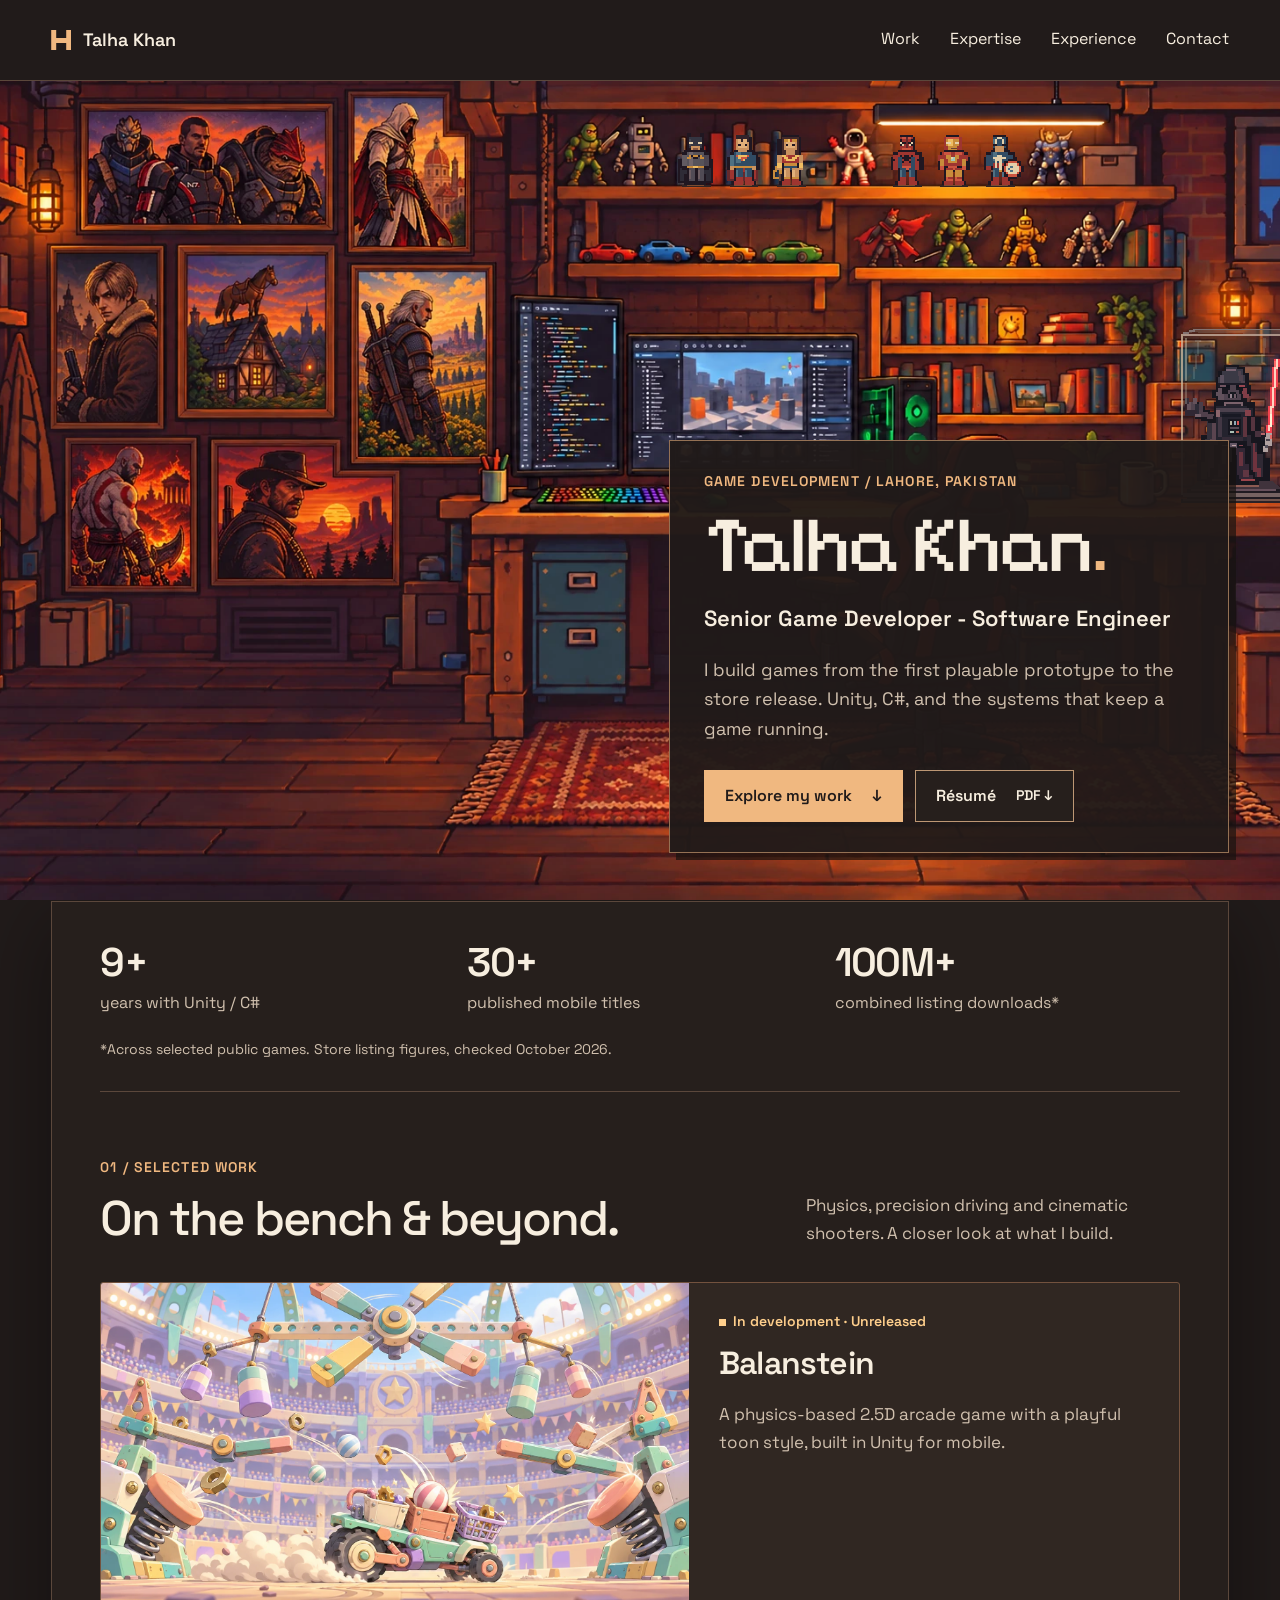
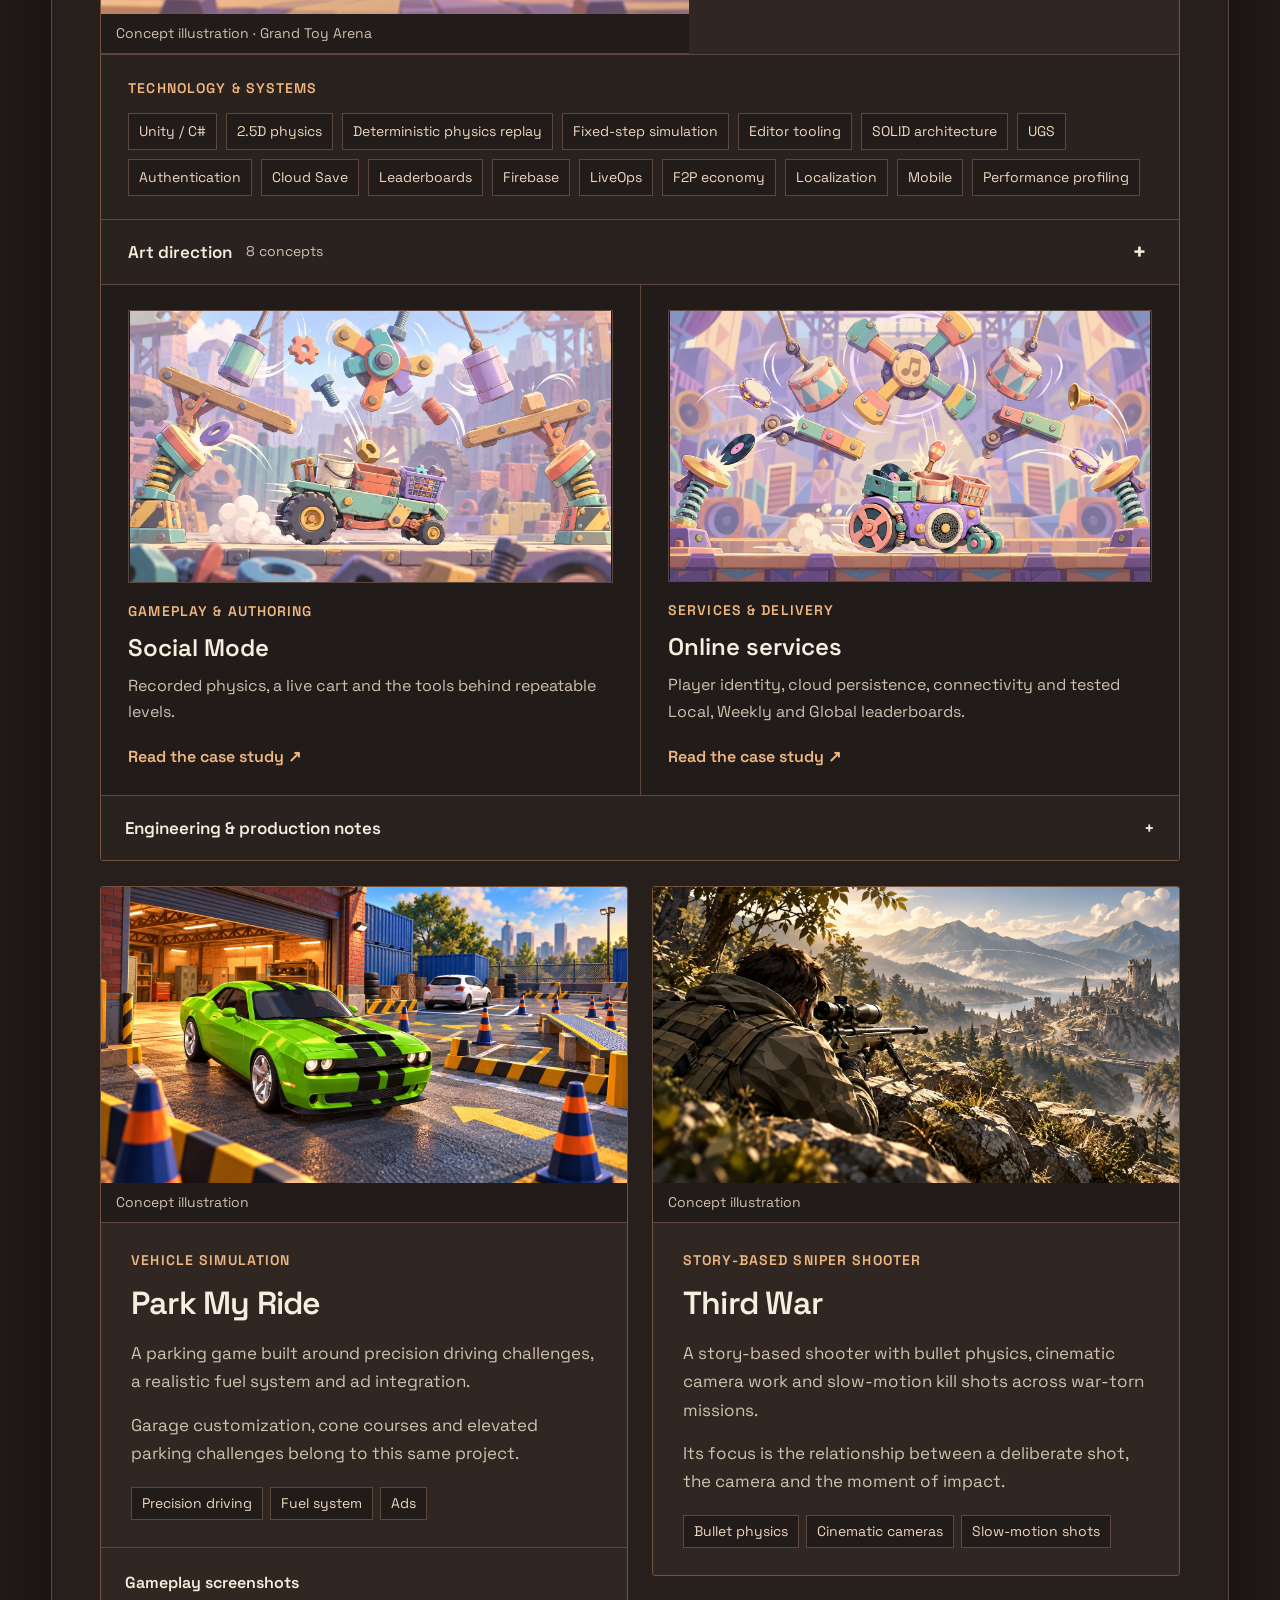
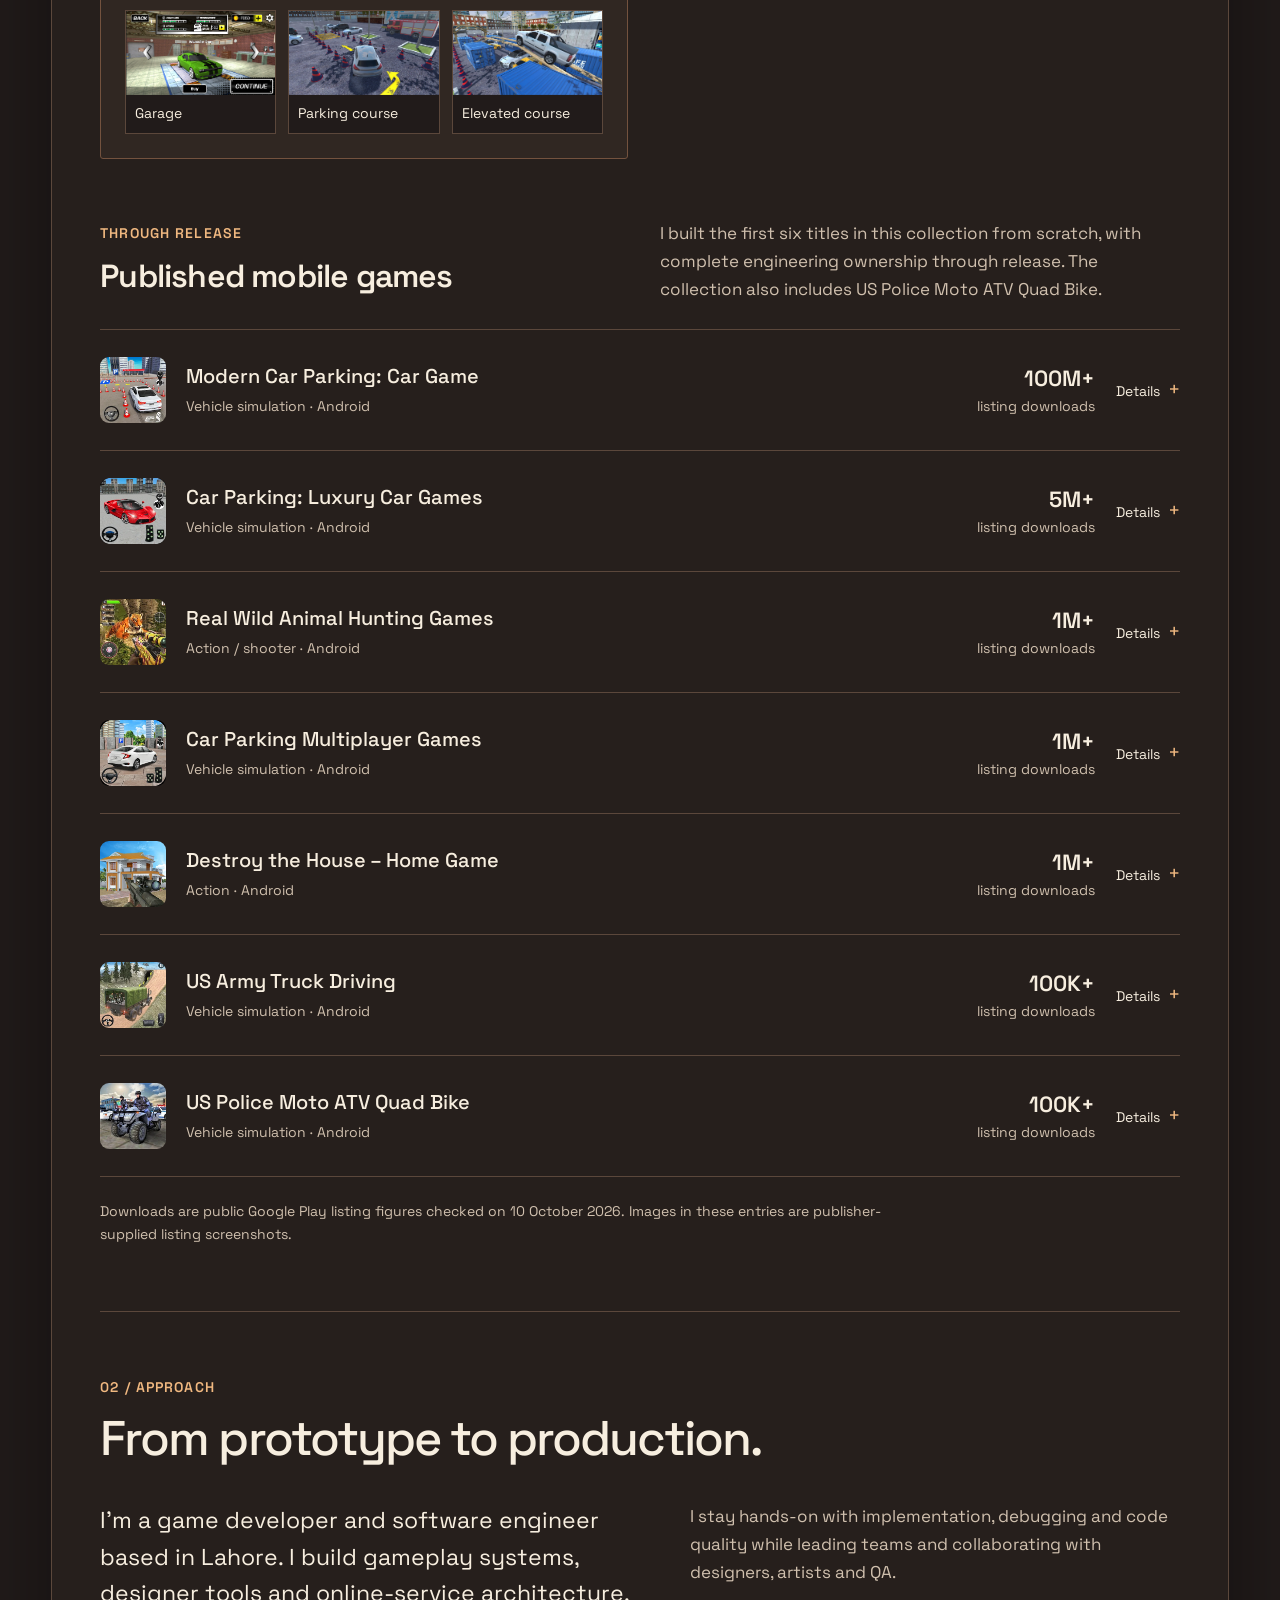
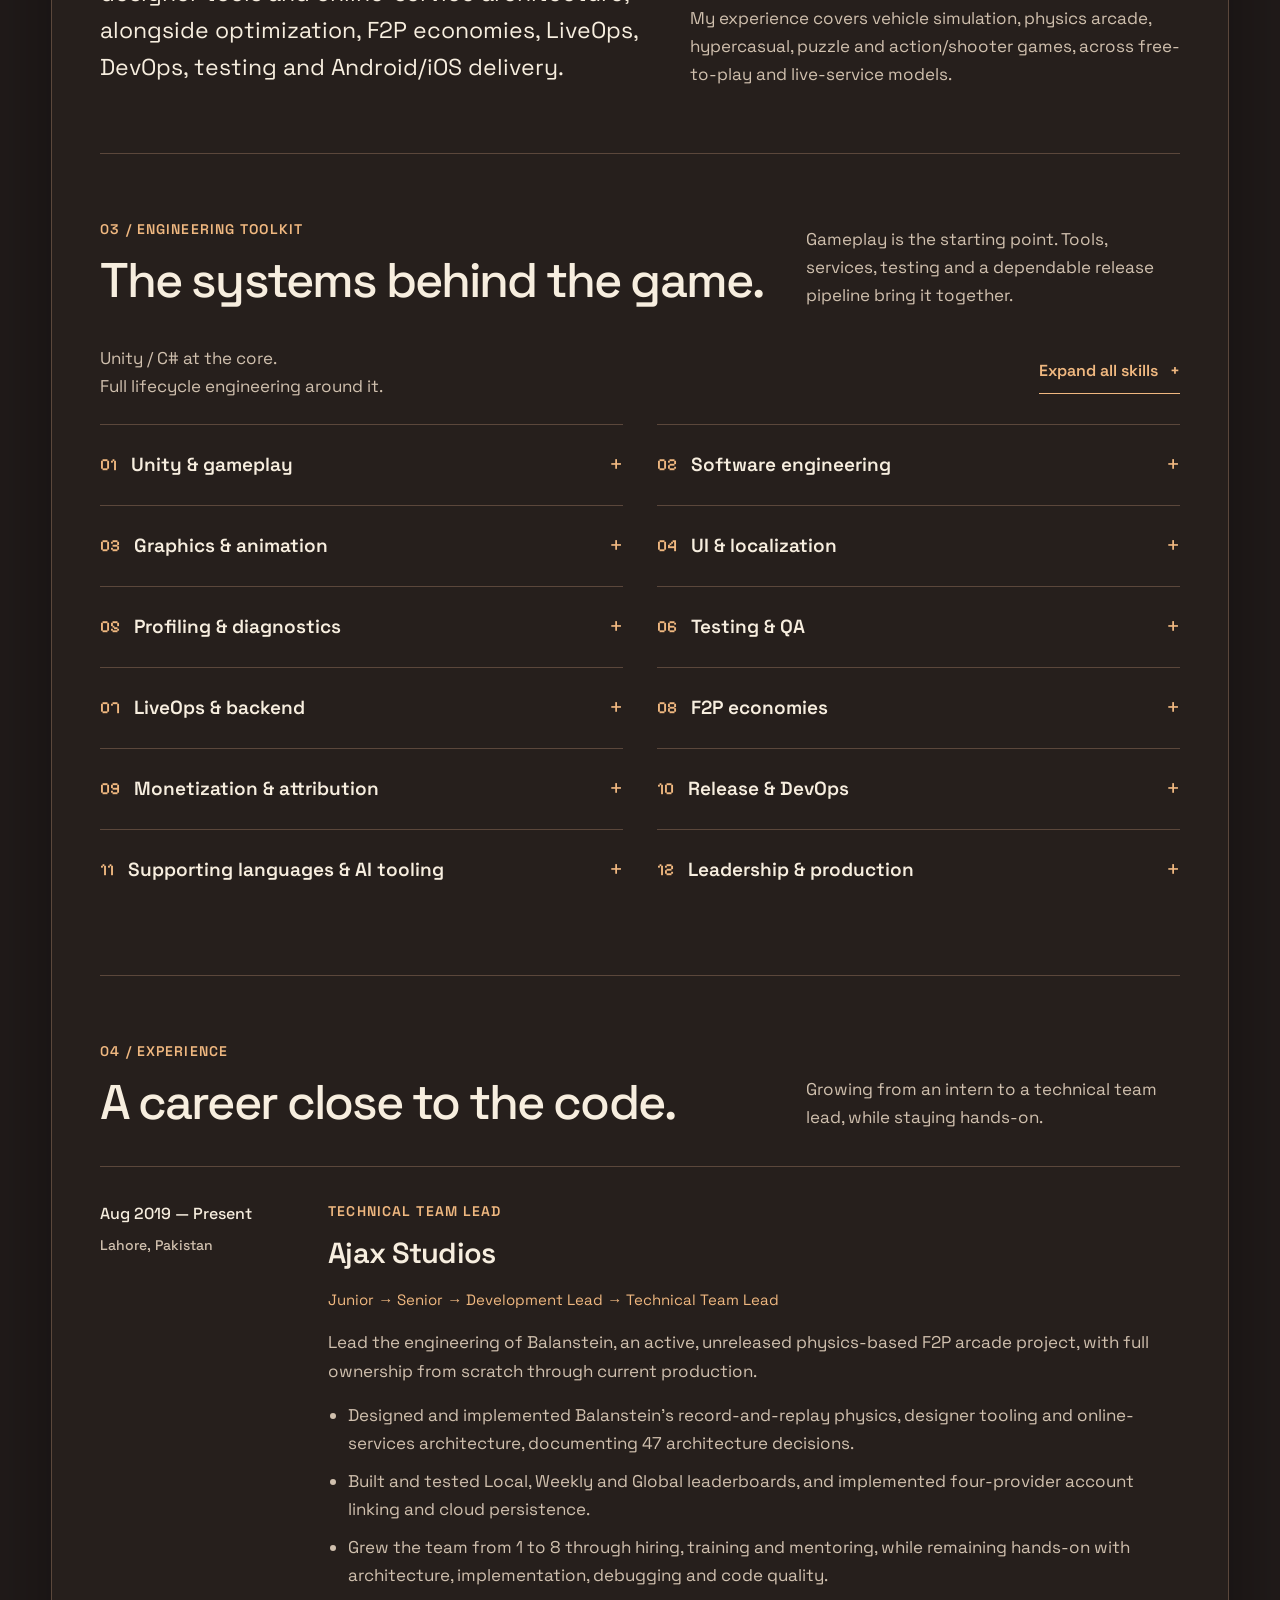
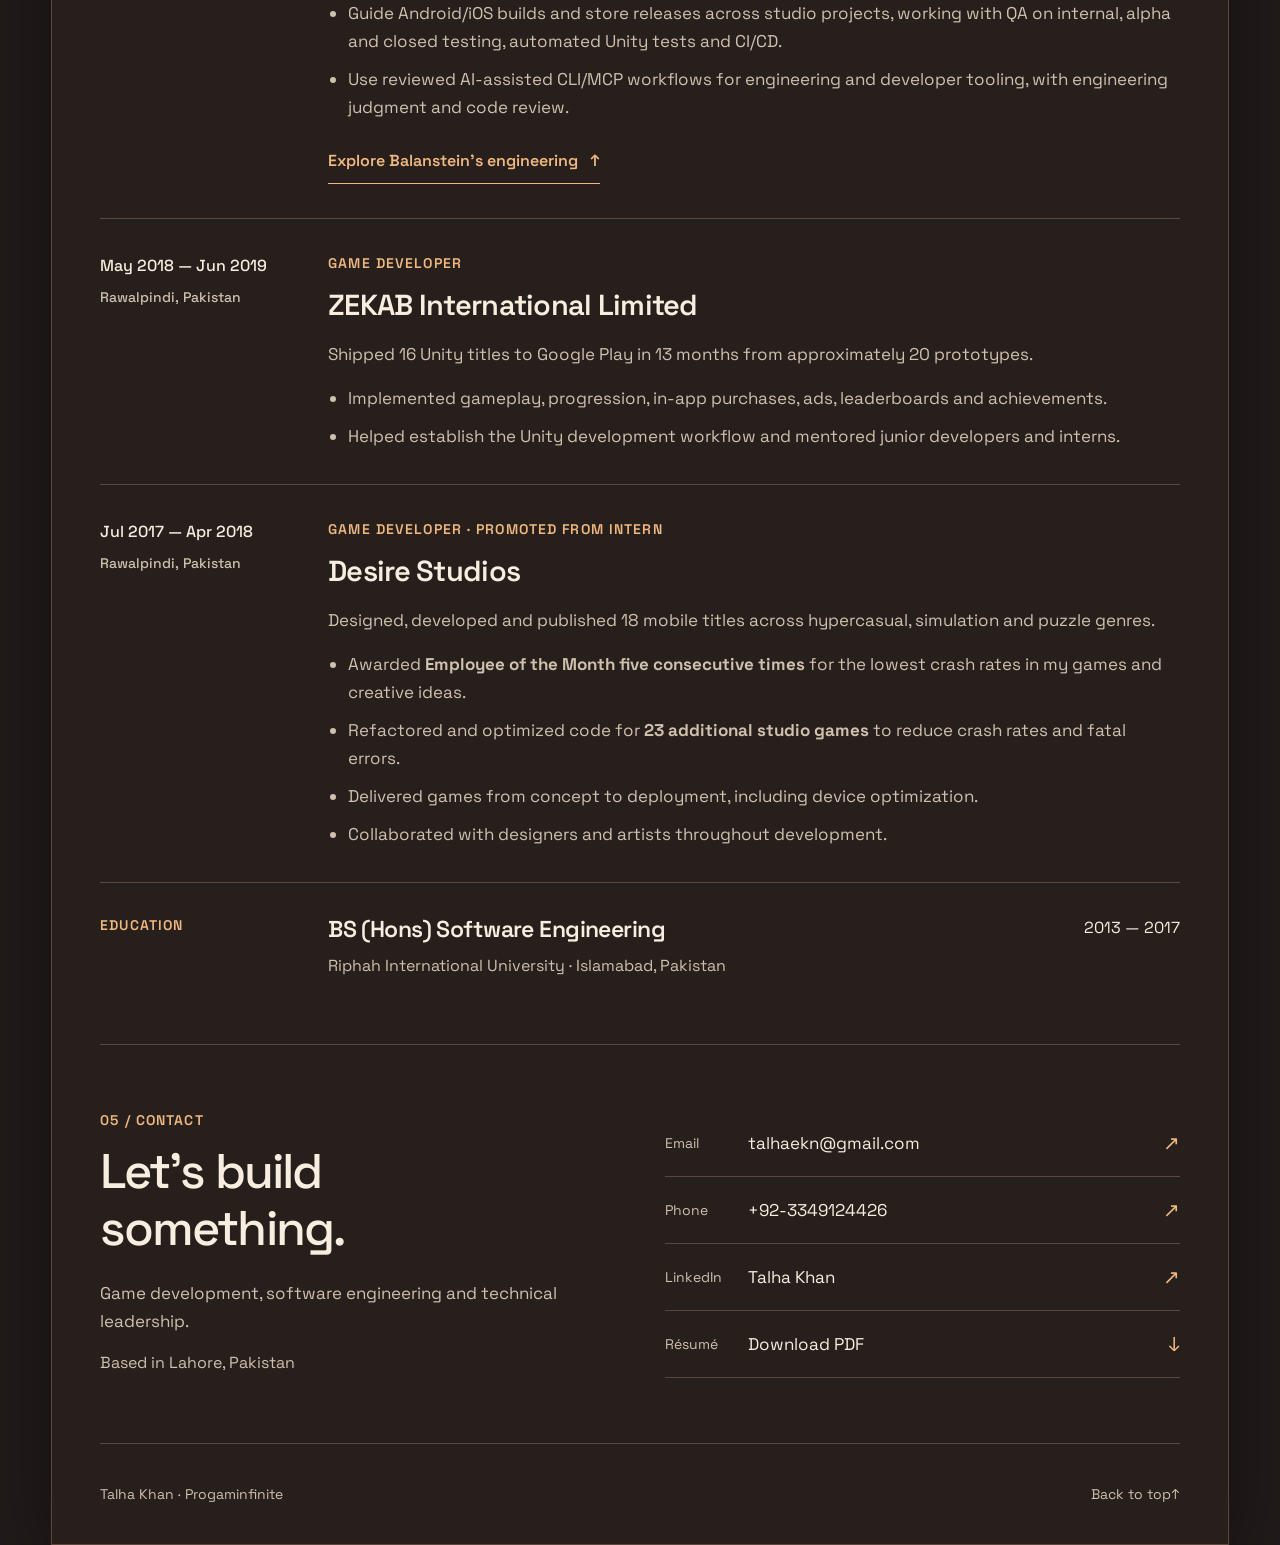
<file: index.html>
<!doctype html>
<html lang="en">
<head>
  <meta charset="utf-8">
  <meta name="viewport" content="width=device-width, initial-scale=1">
  <meta name="theme-color" content="#211b1a">
  <meta name="description" content="Talha Khan, Senior Game Developer - Software Engineer in Lahore. Unity/C#, mobile games, gameplay systems, LiveOps and technical leadership.">
  <meta property="og:title" content="Talha Khan | Game Development &amp; Software Engineering">
  <meta property="og:description" content="From the first prototype to the store release. Unity/C# projects, published games and engineering experience.">
  <meta property="og:type" content="website">
  <meta property="og:url" content="https://spideyatwork03.github.io/progaminfinite/">
  <meta name="twitter:card" content="summary">
  <title>Talha Khan | Senior Game Developer - Software Engineer</title>
  <link rel="canonical" href="https://spideyatwork03.github.io/progaminfinite/">
  <link rel="icon" type="image/svg+xml" href="favicon.svg">
  <link rel="preload" href="assets/fonts/space-grotesk-latin.woff2" as="font" type="font/woff2" crossorigin>
  <link rel="stylesheet" href="style.css">
  <script src="site.js" defer></script>
</head>
<body id="top">
  <a class="skip-link" href="#work">Skip to work</a>
  <div class="studio-backdrop" aria-hidden="true"><img src="assets/art/room-vader.svg" alt="" width="1536" height="1024" fetchpriority="high"></div>
  <header class="site-header">
    <div class="header-inner wrap">
      <a class="brand" href="#top"><span class="brand-mark" aria-hidden="true"></span>Talha Khan</a>
      <nav class="desktop-nav" aria-label="Main navigation"><a href="#work">Work</a><a href="#expertise">Expertise</a><a href="#experience">Experience</a><a href="#contact">Contact</a></nav>
      <button id="menu-toggle" class="menu-toggle" type="button" aria-expanded="false" aria-controls="mobile-nav" hidden>Menu <span aria-hidden="true">+</span></button>
      <nav id="mobile-nav" class="mobile-nav" aria-label="Mobile navigation" hidden><a href="#work">Work</a><a href="#expertise">Expertise</a><a href="#experience">Experience</a><a href="#contact">Contact</a></nav>
    </div>
  </header>
  <main>
    <section class="hero wrap" id="intro" aria-labelledby="name">
      <img class="mobile-studio" src="assets/art/room-vader.svg" alt="A warm garage studio with dual monitors, an RGB keyboard, a gaming PC, a chair on a woven rug, books, Hot Wheels, Doom Slayer, DC and Marvel figures on the top shelf, framed game art, and a glass tabletop case displaying Darth Vader with a glowing red lightsaber." width="1536" height="1024">
      <div class="hero-copy">
        <p class="eyebrow">Game development / Lahore, Pakistan</p>
        <h1 id="name">Talha Khan<span aria-hidden="true">.</span></h1>
        <p class="headline">Senior Game Developer - Software Engineer</p>
        <p class="hero-intro">I build games from the first playable prototype to the store release. Unity, C#, and the systems that keep a game running.</p>
        <div class="hero-actions"><a class="button primary" href="#work">Explore my work <span aria-hidden="true">↓</span></a><a class="button" href="documents/Talha-Khan-Resume.pdf" download="Talha-Khan-Resume.pdf">Résumé <span class="file-type">PDF ↓</span></a></div>
      </div>
    </section>
    <div class="content-shell wrap">
      <section class="intro-strip" aria-label="Career overview">
        <div><strong>9+</strong><span>years with Unity / C#</span></div>
        <div><strong>30+</strong><span>published mobile titles</span></div>
        <div><strong>100M+</strong><span>combined listing downloads*</span></div>
        <p>*Across selected public games. Store listing figures, checked October 2026.</p>
      </section>
      <section class="section" id="work" aria-labelledby="work-title">
        <div class="section-heading"><div><p class="eyebrow">01 / Selected work</p><h2 id="work-title">On the bench &amp; beyond.</h2></div><p>Physics, precision driving and cinematic shooters. A closer look at what I build.</p></div>
        <article class="current-project" id="balanstein" aria-labelledby="balanstein-title">
          <figure class="project-art"><img src="assets/art/balanstein-grand-toy-arena.webp" alt="Balanstein concept art: a collecting buggy in a grand pastel toy stadium." width="1672" height="941" loading="lazy"><figcaption>Concept illustration · Grand Toy Arena</figcaption></figure>
          <div class="project-copy">
            <p class="project-state"><span aria-hidden="true"></span>In development · Unreleased</p>
            <h3 id="balanstein-title">Balanstein</h3>
            <p>A physics-based 2.5D arcade game with a playful toon style, built in Unity for mobile.</p>
          </div>
          <div class="project-focus" aria-labelledby="balanstein-focus-title"><p class="eyebrow" id="balanstein-focus-title">Technology &amp; systems</p><ul class="tags" aria-label="Balanstein focus"><li>Unity / C#</li><li>2.5D physics</li><li>Deterministic physics replay</li><li>Fixed-step simulation</li><li>Editor tooling</li><li>SOLID architecture</li><li>UGS</li><li>Authentication</li><li>Cloud Save</li><li>Leaderboards</li><li>Firebase</li><li>LiveOps</li><li>F2P economy</li><li>Localization</li><li>Mobile</li><li>Performance profiling</li></ul></div>
          <details class="concept-collection" id="balanstein-art"><summary aria-controls="balanstein-art-panel"><span class="collection-label"><span>Art direction</span><span class="collection-count">8 concepts</span></span><span class="collection-toggle" aria-hidden="true"></span></summary><div class="collection-content" id="balanstein-art-panel"><div class="collection-heading"><div><p class="eyebrow">Art direction</p><h4 id="concept-collection-title">Pastel worlds &amp; playful carts.</h4></div><p>Pastel palettes, cel shading and expressive carts. Explore eight concept illustrations.</p></div><div class="concept-grid"><a href="assets/art/balanstein-pastel-toybox.webp" data-gallery="balanstein" data-caption="Pastel Toybox · Balanstein concept illustration"><img src="assets/art/balanstein-pastel-toybox.webp" alt="A mint and coral collecting cart in a softly shaded toy workshop." width="1672" height="941" loading="lazy"><span>Pastel Toybox<small>Concept illustration</small></span></a><a href="assets/art/balanstein-cloud-garden.webp" data-gallery="balanstein" data-caption="Cloud Garden · Balanstein concept illustration"><img src="assets/art/balanstein-cloud-garden.webp" alt="A collecting cart beneath floating pastel gardens and playful structures." width="1672" height="941" loading="lazy"><span>Cloud Garden<small>Concept illustration</small></span></a><a href="assets/art/balanstein-paper-carnival.webp" data-gallery="balanstein" data-caption="Paper Carnival · Balanstein concept illustration"><img src="assets/art/balanstein-paper-carnival.webp" alt="A pastel paper theatre with bunting, mechanical pinwheels and a collecting cart." width="1672" height="941" loading="lazy"><span>Paper Carnival<small>Concept illustration</small></span></a><a href="assets/art/balanstein-bolt-hopper.webp" data-gallery="balanstein" data-caption="Bolt Hopper · Balanstein concept illustration"><img src="assets/art/balanstein-bolt-hopper.webp" alt="A mint patchwork buggy with mismatched wheels and open containers races through a mechanical arena." width="1672" height="941" loading="lazy"><span>Bolt Hopper<small>Concept illustration</small></span></a><a href="assets/art/balanstein-kitchen-caper.webp" data-gallery="balanstein" data-caption="Kitchen Caper · Balanstein concept illustration"><img src="assets/art/balanstein-kitchen-caper.webp" alt="A coral appliance cart with kitchen containers skids through an arena of falling food props." width="1672" height="940" loading="lazy"><span>Kitchen Caper<small>Concept illustration</small></span></a><a href="assets/art/balanstein-rhythm-rider.webp" data-gallery="balanstein" data-caption="Rhythm Rider · Balanstein concept illustration"><img src="assets/art/balanstein-rhythm-rider.webp" alt="A lilac speaker cart with a record crate and drum bucket catches musical props." width="1672" height="941" loading="lazy"><span>Rhythm Rider<small>Concept illustration</small></span></a><a href="assets/art/balanstein-garden-crawler.webp" data-gallery="balanstein" data-caption="Garden Crawler · Balanstein concept illustration"><img src="assets/art/balanstein-garden-crawler.webp" alt="A sage garden cart with planters and a basket catches colourful garden props." width="1672" height="941" loading="lazy"><span>Garden Crawler<small>Concept illustration</small></span></a><a href="assets/art/balanstein-grand-toy-arena.webp" data-gallery="balanstein" data-caption="Grand Toy Arena · Balanstein concept illustration"><img src="assets/art/balanstein-grand-toy-arena.webp" alt="A mint collecting buggy in a grand pastel stadium with tiered stands, flags and playful mechanical structures." width="1672" height="941" loading="lazy"><span>Grand Toy Arena<small>Concept illustration</small></span></a></div></div></details>
          <div class="case-study-links" aria-label="Balanstein case studies">
            <a href="case-studies/balanstein-social-mode/"><img class="case-link-art" src="assets/art/balanstein-bolt-hopper.webp" alt="" width="1672" height="941" loading="lazy"><span class="eyebrow">Gameplay &amp; authoring</span><strong>Social Mode</strong><span>Recorded physics, a live cart and the tools behind repeatable levels.</span><span class="case-link-label">Read the case study <span aria-hidden="true">↗</span></span></a>
            <a href="case-studies/balanstein-online-services/"><img class="case-link-art" src="assets/art/balanstein-rhythm-rider.webp" alt="" width="1672" height="941" loading="lazy"><span class="eyebrow">Services &amp; delivery</span><strong>Online services</strong><span>Player identity, cloud persistence, connectivity and tested Local, Weekly and Global leaderboards.</span><span class="case-link-label">Read the case study <span aria-hidden="true">↗</span></span></a>
          </div>
          <details class="engineering-notes">
            <summary>Engineering &amp; production notes <span aria-hidden="true">+</span></summary>
            <div class="notes-grid">
              <div><h4>Gameplay &amp; authoring</h4><p>Full engineering ownership at Ajax Studios. Record-and-replay physics, live cart control, act/checkpoint orchestration, nine obstacle types and four cart structures. Eighteen custom inspectors, six editor windows and four property drawers support a content workflow of approximately 800 levels.</p></div>
              <div><h4>Architecture &amp; physics</h4><p>A fixed-step clock, compressed versioned recordings, jointed-body playback and checkpoint snapshots. Unity/C# architecture uses capability interfaces, SOLID principles, shared timeline systems, refactoring and code review.</p></div>
              <div><h4>Economy &amp; progression</h4><p>Game economies, resource sinks, progression, retention and replayability, with adaptive difficulty based on individual player performance and collision-timed object classification.</p></div>
              <div><h4>UI, art &amp; localization</h4><p>Animated UI across varied aspect ratios, Addressables, VFX and character-animation collaboration with technical artists. Localization across 28 languages, including Arabic right-to-left layouts.</p></div>
              <div><h4>Profiling &amp; device budgets</h4><p>CPU/GPU frame time, memory, garbage collection and rendering profiling against a 30–60 FPS target on devices with 3 GB RAM, using findings to guide optimization.</p></div>
              <div><h4>Player accounts &amp; cloud persistence</h4><p>Anonymous, Unity Player Accounts, Facebook and Google Play Games authentication; linked identities, session restoration and conflict handling. Versioned cloud saves use optimistic write locks, local caching, controlled batching and event-driven pending synchronization.</p></div>
              <div><h4>Leaderboards &amp; service UI</h4><p>Built and tested Local, Weekly and Global leaderboards. A shared data-source interface, fixed reusable row pool, cached row presentation and scroll-based pagination separate service access from UI.</p></div>
              <div><h4>LiveOps &amp; monetization</h4><p>Firebase analytics, Remote Config, Firestore and FCM experience, local/push notification integration and service-cost modeling. AppLovin MAX, AdMob and Unity Ads mediation; IAPs, AppsFlyer and Adjust attribution; monetization analytics and A/B testing.</p></div>
              <div><h4>Engineering process</h4><p>Forty-seven documented architecture decisions, injected service strategies, immutable result models and per-operation cancellation ownership. A controlled test batched 28 changes into one cloud write on flush.</p></div>
              <div><h4>Production &amp; validation</h4><p>Real Android internal-track validation of authentication, saves, recovery and the Global leaderboard path. Studio delivery includes Android/iOS releases, internal, alpha and closed tests, automated Unity tests and CI/CD, alongside reviewed AI-assisted CLI/MCP workflows.</p></div>
            </div>
          </details>
        </article>
        <div class="project-pair">
          <article class="project" id="park-my-ride" aria-labelledby="park-title">
            <figure class="project-art"><img src="assets/art/park-my-ride-concept.webp" alt="Park My Ride concept illustration: a green muscle car outside a brick garage and precision parking course." width="1672" height="941" loading="lazy"><figcaption>Concept illustration</figcaption></figure>
            <div class="project-copy"><p class="eyebrow">Vehicle simulation</p><h3 id="park-title">Park My Ride</h3><p>A parking game built around precision driving challenges, a realistic fuel system and ad integration.</p><p>Garage customization, cone courses and elevated parking challenges belong to this same project.</p><ul class="tags"><li>Precision driving</li><li>Fuel system</li><li>Ads</li></ul></div>
            <div class="screenshot-gallery" aria-label="Park My Ride gameplay screenshots">
              <p class="gallery-label">Gameplay screenshots</p>
              <div class="gallery-grid">
                <a href="assets/games/park-my-ride-garage.webp" data-gallery="park" data-caption="Park My Ride — garage and vehicle customization" aria-label="Open Park My Ride garage screenshot"><img src="assets/games/park-my-ride-garage.webp" alt="Green muscle car in the Park My Ride garage customization screen." width="1566" height="873" loading="lazy"><span>Garage</span></a>
                <a href="assets/games/park-my-ride-parking-course.webp" data-gallery="park" data-caption="Park My Ride — precision parking course" aria-label="Open Park My Ride parking course screenshot"><img src="assets/games/park-my-ride-parking-course.webp" alt="White hatchback driving through a cone-marked parking course." width="1566" height="873" loading="lazy"><span>Parking course</span></a>
                <a href="assets/games/park-my-ride-elevated-course.webp" data-gallery="park" data-caption="Park My Ride — elevated obstacle course" aria-label="Open Park My Ride elevated course screenshot"><img src="assets/games/park-my-ride-elevated-course.webp" alt="Pickup truck crossing wooden beams above blue shipping containers." width="2554" height="833" loading="lazy"><span>Elevated course</span></a>
              </div>
            </div>
          </article>
          <article class="project" id="third-war" aria-labelledby="third-war-title">
            <figure class="project-art"><img src="assets/art/third-war-concept.webp" alt="Third War concept illustration: a sniper overlooking a mountainous, war-damaged settlement." width="1672" height="941" loading="lazy"><figcaption>Concept illustration</figcaption></figure>
            <div class="project-copy"><p class="eyebrow">Story-based sniper shooter</p><h3 id="third-war-title">Third War</h3><p>A story-based shooter with bullet physics, cinematic camera work and slow-motion kill shots across war-torn missions.</p><p>Its focus is the relationship between a deliberate shot, the camera and the moment of impact.</p><ul class="tags"><li>Bullet physics</li><li>Cinematic cameras</li><li>Slow-motion shots</li></ul></div>
          </article>
        </div>
        <div class="published-heading"><div><p class="eyebrow">Through release</p><h3>Published mobile games</h3></div><p>I built the first six titles in this collection from scratch, with complete engineering ownership through release. The collection also includes US Police Moto ATV Quad Bike.</p></div>
        <div class="game-list">
          <details class="game-row" id="modern-car-parking">
            <summary>
              <img src="assets/games/modern-car-parking-icon.webp" alt="" width="72" height="72" loading="lazy">
              <span class="game-title"><strong>Modern Car Parking: Car Game</strong><span>Vehicle simulation · Android</span></span>
              <span class="download-count">100M+<span>listing downloads</span></span>
              <span class="expand-label">Details <span aria-hidden="true">+</span></span>
            </summary>
            <div class="game-detail">
              <figure><img src="assets/games/modern-car-parking-listing.webp" alt="Modern Car Parking: Car Game — publisher's Google Play screenshot" loading="lazy"><figcaption>Published Google Play screenshot</figcaption></figure>
              <div><p>Parking challenges and driving modes, with vehicle selection and garage customization.</p><p class="ownership">Built from scratch. Complete engineering ownership through release.</p>
                <a class="text-link" href="https://play.google.com/store/apps/details?id=com.volcano.modrn.car.parking.d" target="_blank" rel="noopener noreferrer">View on Google Play <span aria-hidden="true">↗</span></a>
              </div>
            </div>
          </details>
          <details class="game-row" id="luxury-car-parking">
            <summary>
              <img src="assets/games/luxury-car-parking-icon.webp" alt="" width="72" height="72" loading="lazy">
              <span class="game-title"><strong>Car Parking: Luxury Car Games</strong><span>Vehicle simulation · Android</span></span>
              <span class="download-count">5M+<span>listing downloads</span></span>
              <span class="expand-label">Details <span aria-hidden="true">+</span></span>
            </summary>
            <div class="game-detail">
              <figure><img src="assets/games/luxury-car-parking-listing.webp" alt="Car Parking: Luxury Car Games — publisher's Google Play screenshot" loading="lazy"><figcaption>Published Google Play screenshot</figcaption></figure>
              <div><p>Precision parking and driving challenges with a selection of customizable vehicles.</p><p class="ownership">Built from scratch. Complete engineering ownership through release.</p>
                <a class="text-link" href="https://play.google.com/store/apps/details?id=com.ag.multi.storey.car.parkingmaster.symstudiogames" target="_blank" rel="noopener noreferrer">View on Google Play <span aria-hidden="true">↗</span></a>
              </div>
            </div>
          </details>
          <details class="game-row" id="wild-animal-hunting">
            <summary>
              <img src="assets/games/wild-animal-hunting-icon.webp" alt="" width="72" height="72" loading="lazy">
              <span class="game-title"><strong>Real Wild Animal Hunting Games</strong><span>Action / shooter · Android</span></span>
              <span class="download-count">1M+<span>listing downloads</span></span>
              <span class="expand-label">Details <span aria-hidden="true">+</span></span>
            </summary>
            <div class="game-detail">
              <figure><img src="assets/games/wild-animal-hunting-listing.webp" alt="Real Wild Animal Hunting Games — publisher's Google Play screenshot" loading="lazy"><figcaption>Published Google Play screenshot</figcaption></figure>
              <div><p>A first-person hunting game set across outdoor environments.</p><p class="ownership">Built from scratch. Complete engineering ownership through release.</p>
                <a class="text-link" href="https://play.google.com/store/apps/details?id=com.ksgames.hunting.jungle.animals.deerhunt.game" target="_blank" rel="noopener noreferrer">View on Google Play <span aria-hidden="true">↗</span></a>
              </div>
            </div>
          </details>
          <details class="game-row" id="car-parking-multiplayer">
            <summary>
              <img src="assets/games/car-parking-multiplayer-icon.webp" alt="" width="72" height="72" loading="lazy">
              <span class="game-title"><strong>Car Parking Multiplayer Games</strong><span>Vehicle simulation · Android</span></span>
              <span class="download-count">1M+<span>listing downloads</span></span>
              <span class="expand-label">Details <span aria-hidden="true">+</span></span>
            </summary>
            <div class="game-detail">
              <figure><img src="assets/games/car-parking-multiplayer-listing.webp" alt="Car Parking Multiplayer Games — publisher's Google Play screenshot" loading="lazy"><figcaption>Published Google Play screenshot</figcaption></figure>
              <div><p>Parking and driving challenges with multiple vehicles and game modes.</p><p class="ownership">Built from scratch. Complete engineering ownership through release.</p>
                <a class="text-link" href="https://play.google.com/store/apps/details?id=com.ag.smart.multilevel.luxury.car.parker" target="_blank" rel="noopener noreferrer">View on Google Play <span aria-hidden="true">↗</span></a>
              </div>
            </div>
          </details>
          <details class="game-row" id="destroy-the-house">
            <summary>
              <img src="assets/games/destroy-the-house-icon.webp" alt="" width="72" height="72" loading="lazy">
              <span class="game-title"><strong>Destroy the House – Home Game</strong><span>Action · Android</span></span>
              <span class="download-count">1M+<span>listing downloads</span></span>
              <span class="expand-label">Details <span aria-hidden="true">+</span></span>
            </summary>
            <div class="game-detail">
              <figure><img src="assets/games/destroy-the-house-listing.webp" alt="Destroy the House – Home Game — publisher's Google Play screenshot" loading="lazy"><figcaption>Published Google Play screenshot</figcaption></figure>
              <div><p>A first-person destruction game built around shooting and breaking room interiors.</p><p class="ownership">Built from scratch. Complete engineering ownership through release.</p>
                <a class="text-link" href="https://play.google.com/store/apps/details?id=com.alpha.smashhome.destroy.houseinteriors.apps" target="_blank" rel="noopener noreferrer">View on Google Play <span aria-hidden="true">↗</span></a>
              </div>
            </div>
          </details>
          <details class="game-row" id="army-truck-driving">
            <summary>
              <img src="assets/games/army-truck-driving-icon.webp" alt="" width="72" height="72" loading="lazy">
              <span class="game-title"><strong>US Army Truck Driving</strong><span>Vehicle simulation · Android</span></span>
              <span class="download-count">100K+<span>listing downloads</span></span>
              <span class="expand-label">Details <span aria-hidden="true">+</span></span>
            </summary>
            <div class="game-detail">
              <figure><img src="assets/games/army-truck-driving-listing.webp" alt="US Army Truck Driving — publisher's Google Play screenshot" loading="lazy"><figcaption>Published Google Play screenshot</figcaption></figure>
              <div><p>Military vehicle transport and cargo-driving missions on city and off-road routes.</p><p class="ownership">Built from scratch. Complete engineering ownership through release.</p>
                <a class="text-link" href="https://play.google.com/store/apps/details?id=com.ags.usarmytruck.driving.transport.cargo.offroadgames" target="_blank" rel="noopener noreferrer">View on Google Play <span aria-hidden="true">↗</span></a>
              </div>
            </div>
          </details>
          <details class="game-row" id="police-atv-quad-bike">
            <summary>
              <img src="assets/games/police-atv-quad-bike-icon.webp" alt="" width="72" height="72" loading="lazy">
              <span class="game-title"><strong>US Police Moto ATV Quad Bike</strong><span>Vehicle simulation · Android</span></span>
              <span class="download-count">100K+<span>listing downloads</span></span>
              <span class="expand-label">Details <span aria-hidden="true">+</span></span>
            </summary>
            <div class="game-detail">
              <figure><img src="assets/games/police-atv-quad-bike-listing.webp" alt="US Police Moto ATV Quad Bike — publisher's Google Play screenshot" loading="lazy"><figcaption>Published Google Play screenshot</figcaption></figure>
              <div><p>Police quad-bike, car and transport-truck missions with parking challenges and vehicle unlocks.</p>
                <a class="text-link" href="https://play.google.com/store/apps/details?id=com.alpha.atv.police.bike.transport.free.games" target="_blank" rel="noopener noreferrer">View on Google Play <span aria-hidden="true">↗</span></a>
              </div>
            </div>
          </details>
        </div>
        <p class="source-note">Downloads are public Google Play listing figures checked on 10 October 2026. Images in these entries are publisher-supplied listing screenshots.</p>
      </section>
      <section class="section" id="about" aria-labelledby="about-title">
        <div class="section-heading"><div><p class="eyebrow">02 / Approach</p><h2 id="about-title">From prototype to production.</h2></div></div>
        <div class="about-layout"><p class="about-lead">I’m a game developer and software engineer based in Lahore. I build gameplay systems, designer tools and online-service architecture, alongside optimization, F2P economies, LiveOps, DevOps, testing and Android/iOS delivery.</p><div><p>I stay hands-on with implementation, debugging and code quality while leading teams and collaborating with designers, artists and QA.</p><p>My experience covers vehicle simulation, physics arcade, hypercasual, puzzle and action/shooter games, across free-to-play and live-service models.</p></div></div>
      </section>
      <section class="section" id="expertise" aria-labelledby="expertise-title">
        <div class="section-heading"><div><p class="eyebrow">03 / Engineering toolkit</p><h2 id="expertise-title">The systems behind the game.</h2></div><p>Gameplay is the starting point. Tools, services, testing and a dependable release pipeline bring it together.</p></div>
        <div class="skills-intro"><p>Unity / C# at the core.<br>Full lifecycle engineering around it.</p><button class="text-link" id="skills-toggle" type="button" aria-expanded="false" hidden>Expand all skills <span aria-hidden="true">+</span></button></div>
        <div class="skills-grid">
            <details class="skill-row"><summary><span class="skill-number">01</span><h3>Unity &amp; gameplay</h3><span aria-hidden="true">+</span></summary><p>Unity 2D/3D, C#, gameplay architecture, record-and-replay physics, fixed-step timelines, ScriptableObjects, custom controllers, Input System/EnhancedTouch, Unity Splines, Unity Mathematics, Blend Trees, object pooling, save/load systems, prototyping and Netcode.</p></details>
            <details class="skill-row"><summary><span class="skill-number">02</span><h3>Software engineering</h3><span aria-hidden="true">+</span></summary><p>OOP, SOLID, clean architecture, facade/strategy/observer patterns, data structures and algorithms, async/await, constructor injection, immutable results, cancellation ownership, binary serialization/Deflate, refactoring and code review.</p></details>
            <details class="skill-row"><summary><span class="skill-number">03</span><h3>Graphics &amp; animation</h3><span aria-hidden="true">+</span></summary><p>URP/HDRP, Shader Graph, HLSL, particle systems, post-processing, VFX, character animation and technical-artist collaboration.</p></details>
            <details class="skill-row"><summary><span class="skill-number">04</span><h3>UI &amp; localization</h3><span aria-hidden="true">+</span></summary><p>uGUI, pixel-perfect animated UI, Canvas and Sprite Atlas optimization, multiple aspect ratios, localization, Arabic right-to-left layouts, virtualized lists and cached row presentation.</p></details>
            <details class="skill-row"><summary><span class="skill-number">05</span><h3>Profiling &amp; diagnostics</h3><span aria-hidden="true">+</span></summary><p>Unity Profiler, CPU/GPU and on-device profiling, frame time/FPS, memory management, garbage-collection and draw-call reduction, Android logcat and device debugging.</p></details>
            <details class="skill-row"><summary><span class="skill-number">06</span><h3>Testing &amp; QA</h3><span aria-hidden="true">+</span></summary><p>Unity Test Framework, automated tests, internal, alpha and closed testing, cross-platform device validation, bug tracking and pre-release QA.</p></details>
            <details class="skill-row"><summary><span class="skill-number">07</span><h3>LiveOps &amp; backend</h3><span aria-hidden="true">+</span></summary><p>Unity Gaming Services: Authentication, Cloud Save, Cloud Code, Leaderboards, Analytics and Remote Config. Account linking, session restoration, write-lock concurrency, local caching and event-driven synchronization. Firebase: Authentication, Firestore, FCM, Analytics and Remote Config. Unity Mobile Notifications and REST APIs.</p></details>
            <details class="skill-row"><summary><span class="skill-number">08</span><h3>F2P economies</h3><span aria-hidden="true">+</span></summary><p>Economy design, resource sinks, progression, retention, replayability, adaptive difficulty, game business models, monetization analytics and A/B testing.</p></details>
            <details class="skill-row"><summary><span class="skill-number">09</span><h3>Monetization &amp; attribution</h3><span aria-hidden="true">+</span></summary><p>AppLovin MAX, AdMob, Unity Ads, ad mediation and SDK integration, in-app purchases, AppsFlyer and Adjust.</p></details>
            <details class="skill-row"><summary><span class="skill-number">10</span><h3>Release &amp; DevOps</h3><span aria-hidden="true">+</span></summary><p>Android/iOS, Google Play and App Store delivery, IL2CPP/ARM64, Xcode, Android Studio, Google Play Games/Gradle integration, CI/CD, Unity Cloud Build, Git, Addressables, AssetBundles, IMGUI/UI Toolkit editors, custom inspectors, property drawers and hierarchy automation.</p></details>
            <details class="skill-row"><summary><span class="skill-number">11</span><h3>Supporting languages &amp; AI tooling</h3><span aria-hidden="true">+</span></summary><p>C++, Python, Java and JavaScript. Claude Code, Unity MCP, Cursor, Codex and CLI/MCP workflows, with engineering judgment and code review.</p></details>
            <details class="skill-row"><summary><span class="skill-number">12</span><h3>Leadership &amp; production</h3><span aria-hidden="true">+</span></summary><p>Hiring, mentoring, technical guidance, Agile and sprint planning, code review, and collaboration with designers, artists and QA.</p></details>
        </div>
      </section>
      <section class="section" id="experience" aria-labelledby="experience-title">
        <div class="section-heading"><div><p class="eyebrow">04 / Experience</p><h2 id="experience-title">A career close to the code.</h2></div><p>Growing from an intern to a technical team lead, while staying hands-on.</p></div>
        <div class="timeline">
          <article class="job"><div class="job-date">Aug 2019 — Present<span>Lahore, Pakistan</span></div><div class="job-content"><p class="eyebrow">Technical Team Lead</p><h3>Ajax Studios</h3><p class="career-path">Junior → Senior → Development Lead → Technical Team Lead</p><p>Lead the engineering of Balanstein, an active, unreleased physics-based F2P arcade project, with full ownership from scratch through current production.</p><ul><li>Designed and implemented Balanstein’s record-and-replay physics, designer tooling and online-services architecture, documenting 47 architecture decisions.</li><li>Built and tested Local, Weekly and Global leaderboards, and implemented four-provider account linking and cloud persistence.</li><li>Grew the team from 1 to 8 through hiring, training and mentoring, while remaining hands-on with architecture, implementation, debugging and code quality.</li><li>Guide Android/iOS builds and store releases across studio projects, working with QA on internal, alpha and closed testing, automated Unity tests and CI/CD.</li><li>Use reviewed AI-assisted CLI/MCP workflows for engineering and developer tooling, with engineering judgment and code review.</li></ul><a class="text-link" href="#balanstein">Explore Balanstein’s engineering <span aria-hidden="true">↑</span></a></div></article>
          <article class="job"><div class="job-date">May 2018 — Jun 2019<span>Rawalpindi, Pakistan</span></div><div class="job-content"><p class="eyebrow">Game Developer</p><h3>ZEKAB International Limited</h3><p>Shipped 16 Unity titles to Google Play in 13 months from approximately 20 prototypes.</p><ul><li>Implemented gameplay, progression, in-app purchases, ads, leaderboards and achievements.</li><li>Helped establish the Unity development workflow and mentored junior developers and interns.</li></ul></div></article>
          <article class="job"><div class="job-date">Jul 2017 — Apr 2018<span>Rawalpindi, Pakistan</span></div><div class="job-content"><p class="eyebrow">Game Developer · Promoted from Intern</p><h3>Desire Studios</h3><p>Designed, developed and published 18 mobile titles across hypercasual, simulation and puzzle genres.</p><ul><li>Awarded <strong>Employee of the Month five consecutive times</strong> for the lowest crash rates in my games and creative ideas.</li><li>Refactored and optimized code for <strong>23 additional studio games</strong> to reduce crash rates and fatal errors.</li><li>Delivered games from concept to deployment, including device optimization.</li><li>Collaborated with designers and artists throughout development.</li></ul></div></article>
        </div>
        <div class="education"><p class="eyebrow">Education</p><div><h3>BS (Hons) Software Engineering</h3><p>Riphah International University · Islamabad, Pakistan</p></div><span>2013 — 2017</span></div>
      </section>
      <section class="section contact" id="contact" aria-labelledby="contact-title">
        <div><p class="eyebrow">05 / Contact</p><h2 id="contact-title">Let’s build something.</h2><p>Game development, software engineering and technical leadership.</p><p class="location">Based in Lahore, Pakistan</p></div>
        <div class="contact-links"><a href="mailto:talhaekn@gmail.com"><span>Email</span>talhaekn@gmail.com <span aria-hidden="true">↗</span></a><a href="tel:+923349124426"><span>Phone</span>+92-3349124426 <span aria-hidden="true">↗</span></a><a href="https://linkedin.com/in/talha-khan-niazi-49a009159" target="_blank" rel="noopener noreferrer"><span>LinkedIn</span>Talha Khan <span aria-hidden="true">↗</span></a><a href="documents/Talha-Khan-Resume.pdf" download="Talha-Khan-Resume.pdf"><span>Résumé</span>Download PDF <span aria-hidden="true">↓</span></a></div>
      </section>
      <footer class="site-footer"><span>Talha Khan · Progaminfinite</span><a href="#top">Back to top <span aria-hidden="true">↑</span></a></footer>
    </div>
  </main>
  <dialog class="image-dialog" id="image-dialog" aria-labelledby="image-caption">
    <div class="dialog-toolbar"><p id="image-caption">Image gallery</p><button class="dialog-close" type="button" aria-label="Close image viewer">Close <span aria-hidden="true">×</span></button></div>
    <div class="dialog-image-wrap"><img id="dialog-image" alt=""></div>
    <div class="dialog-controls"><button type="button" id="gallery-previous">← Previous</button><span id="gallery-position" aria-live="polite"></span><button type="button" id="gallery-next">Next →</button></div>
  </dialog>
</body>
</html>
</file>
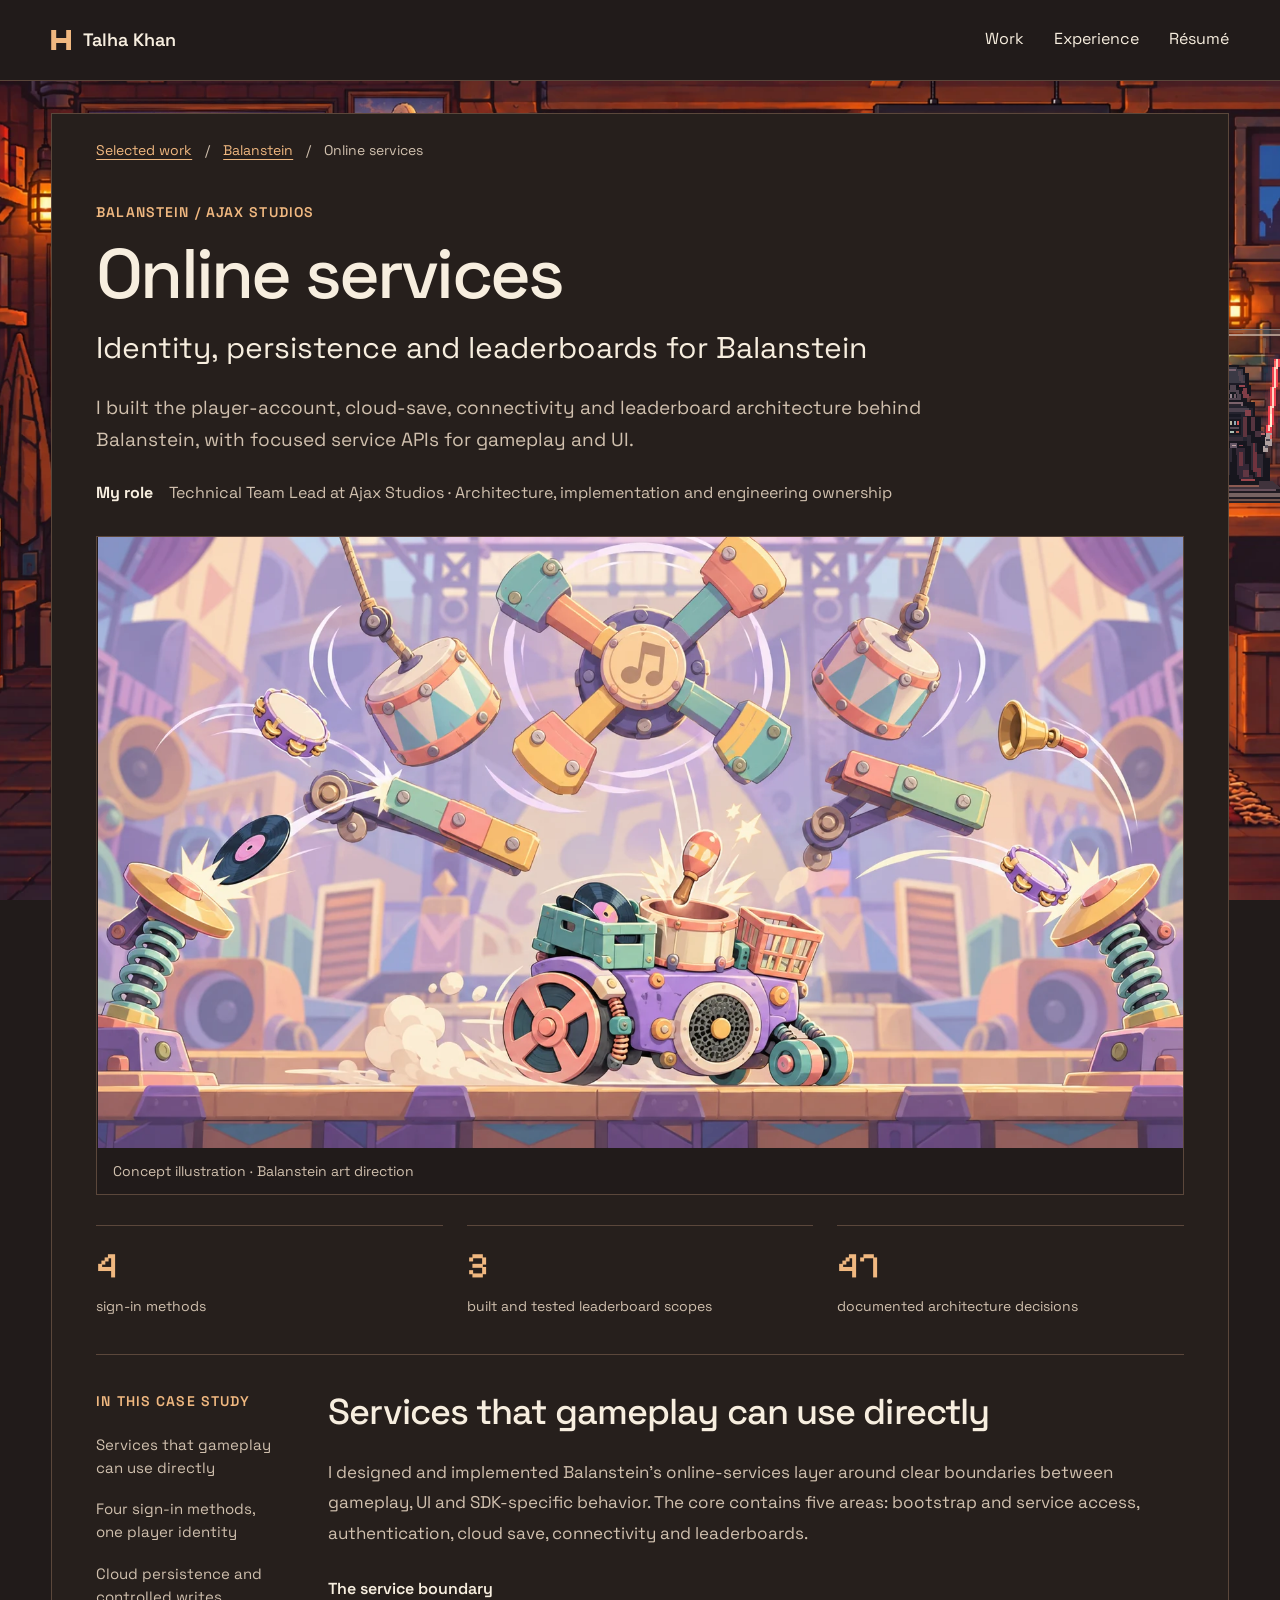
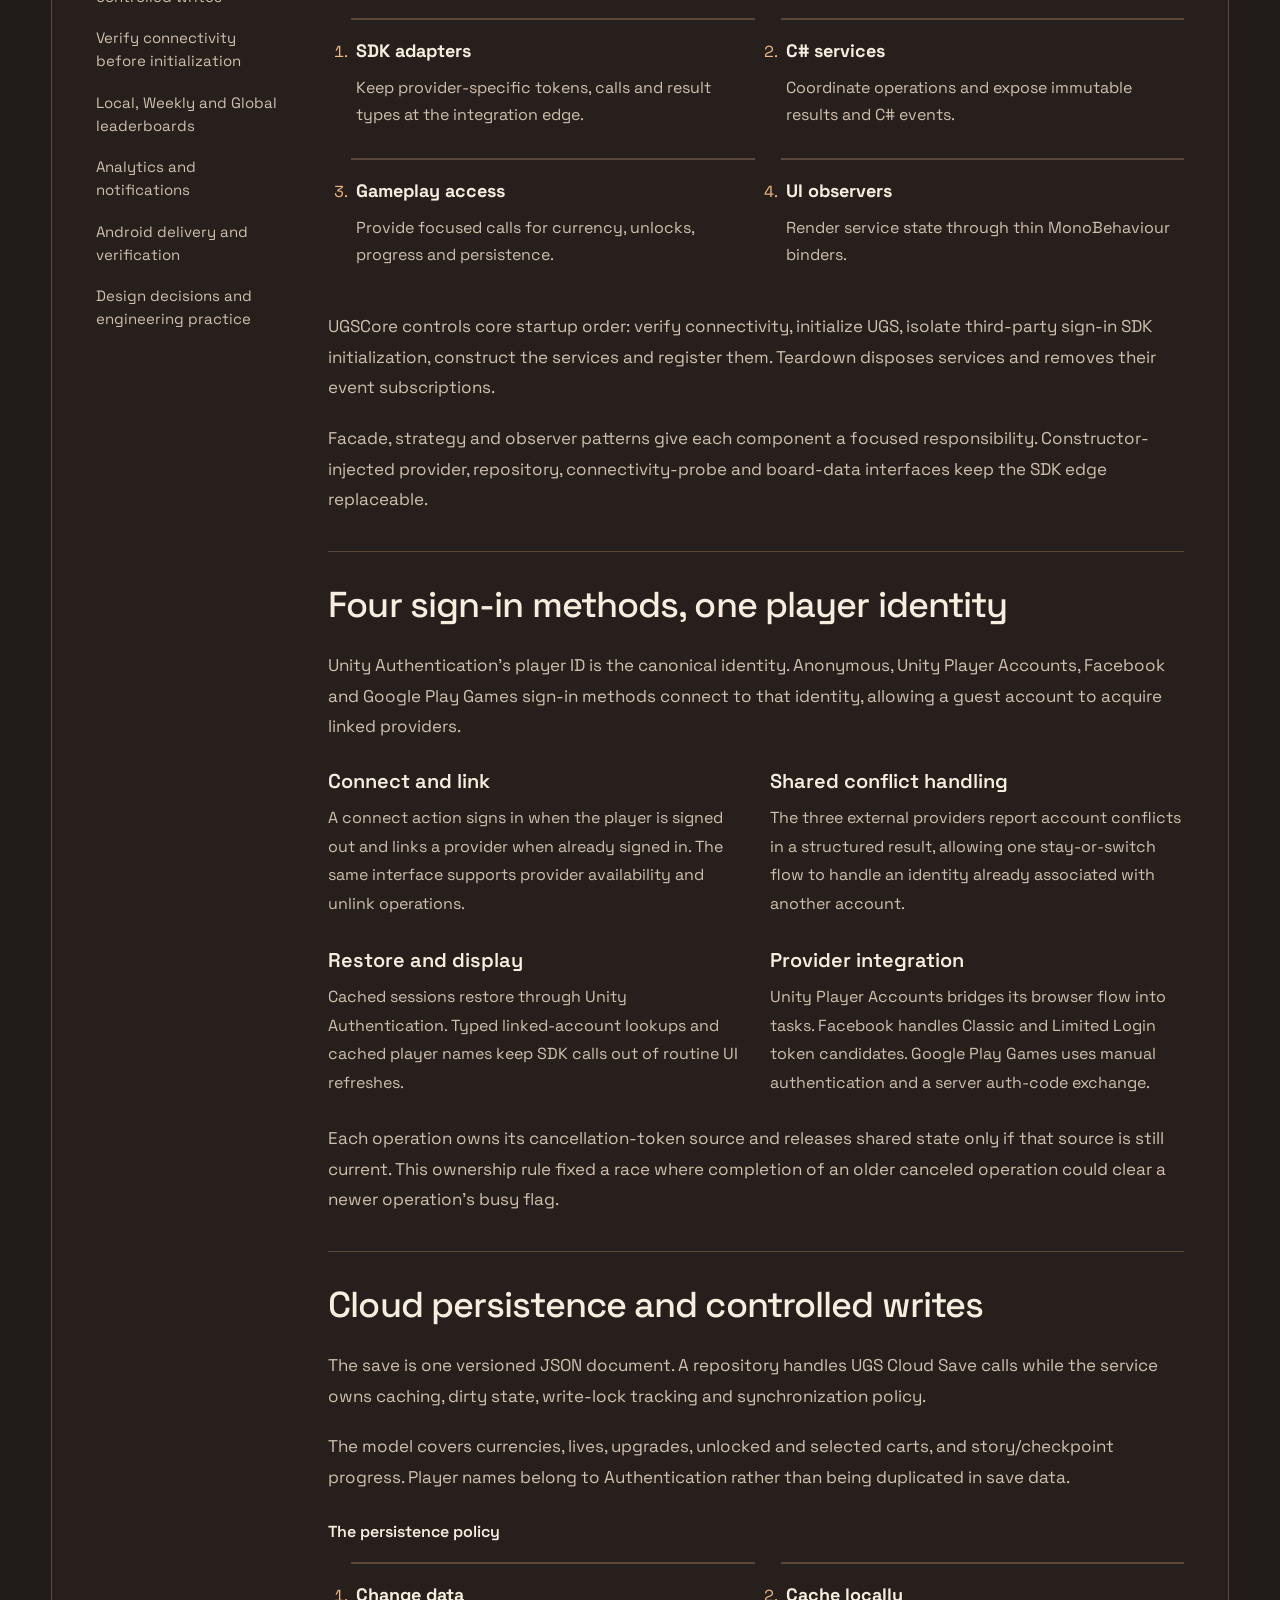
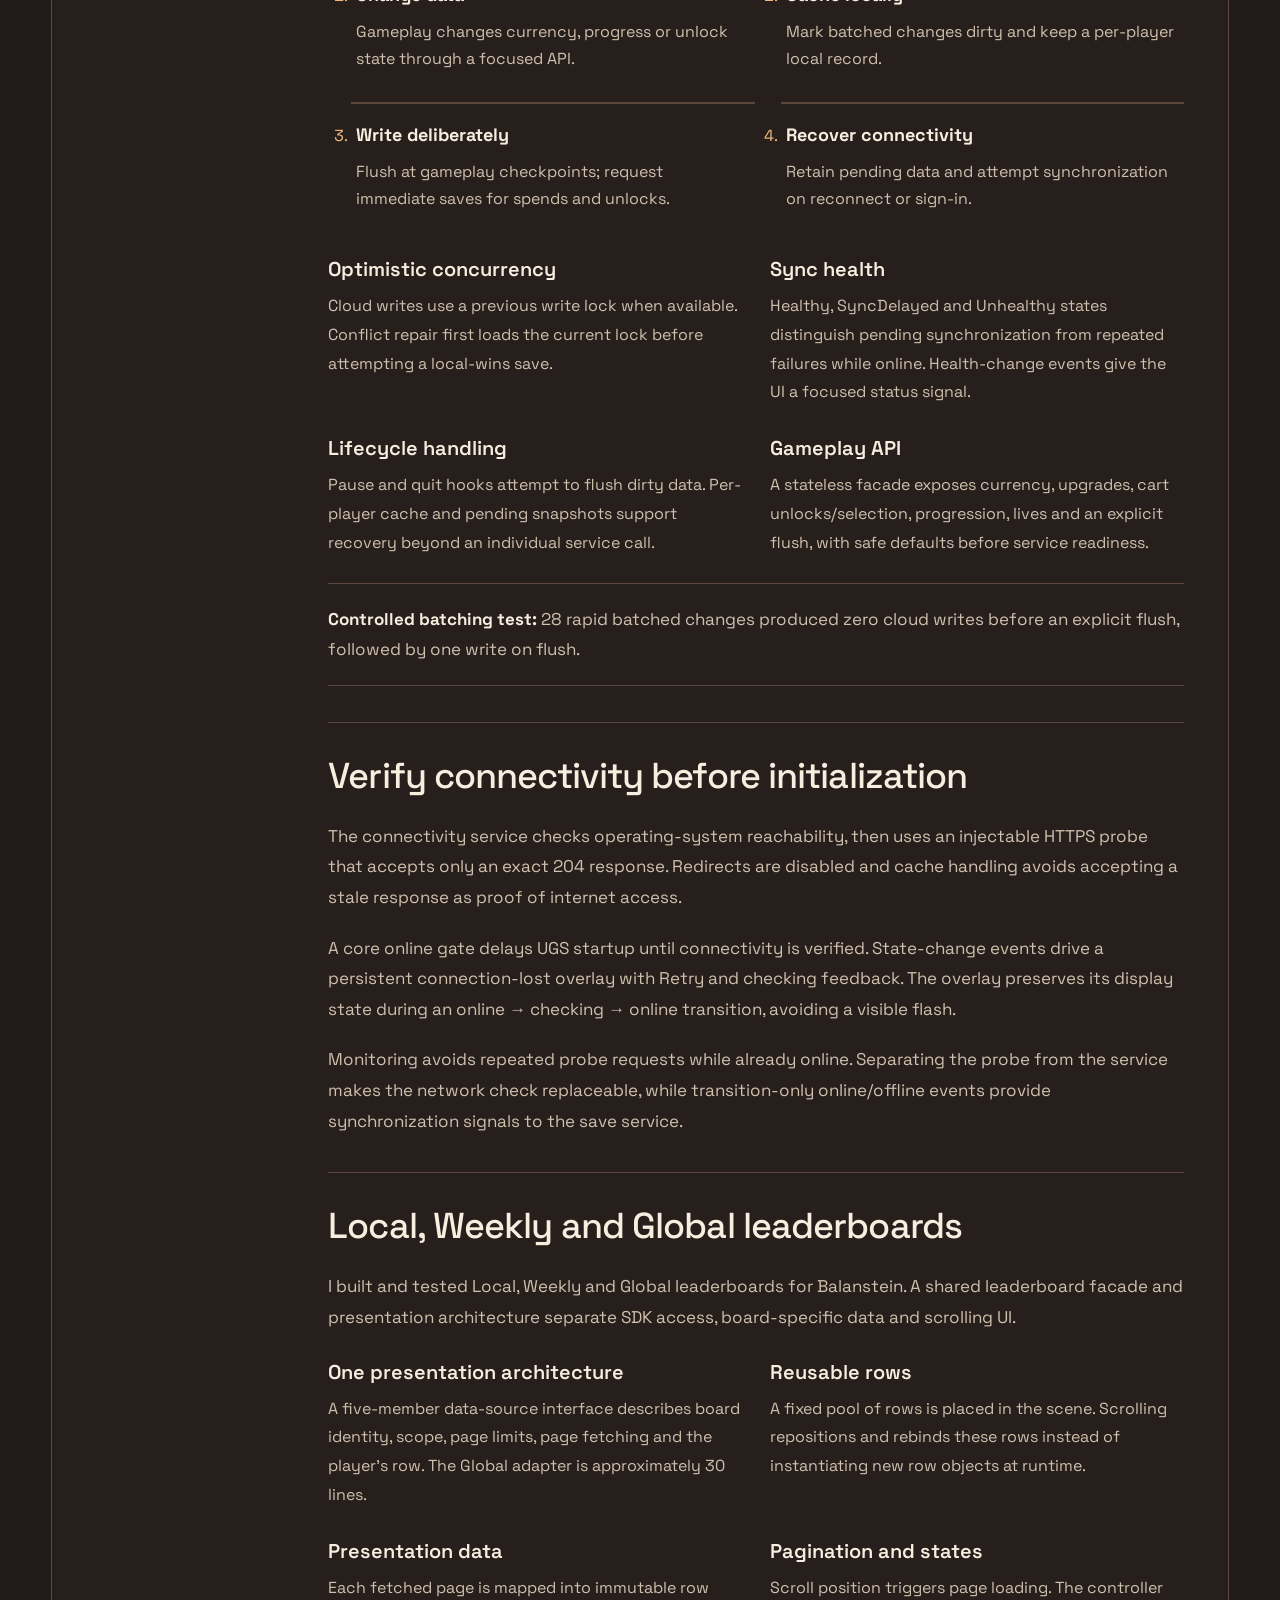
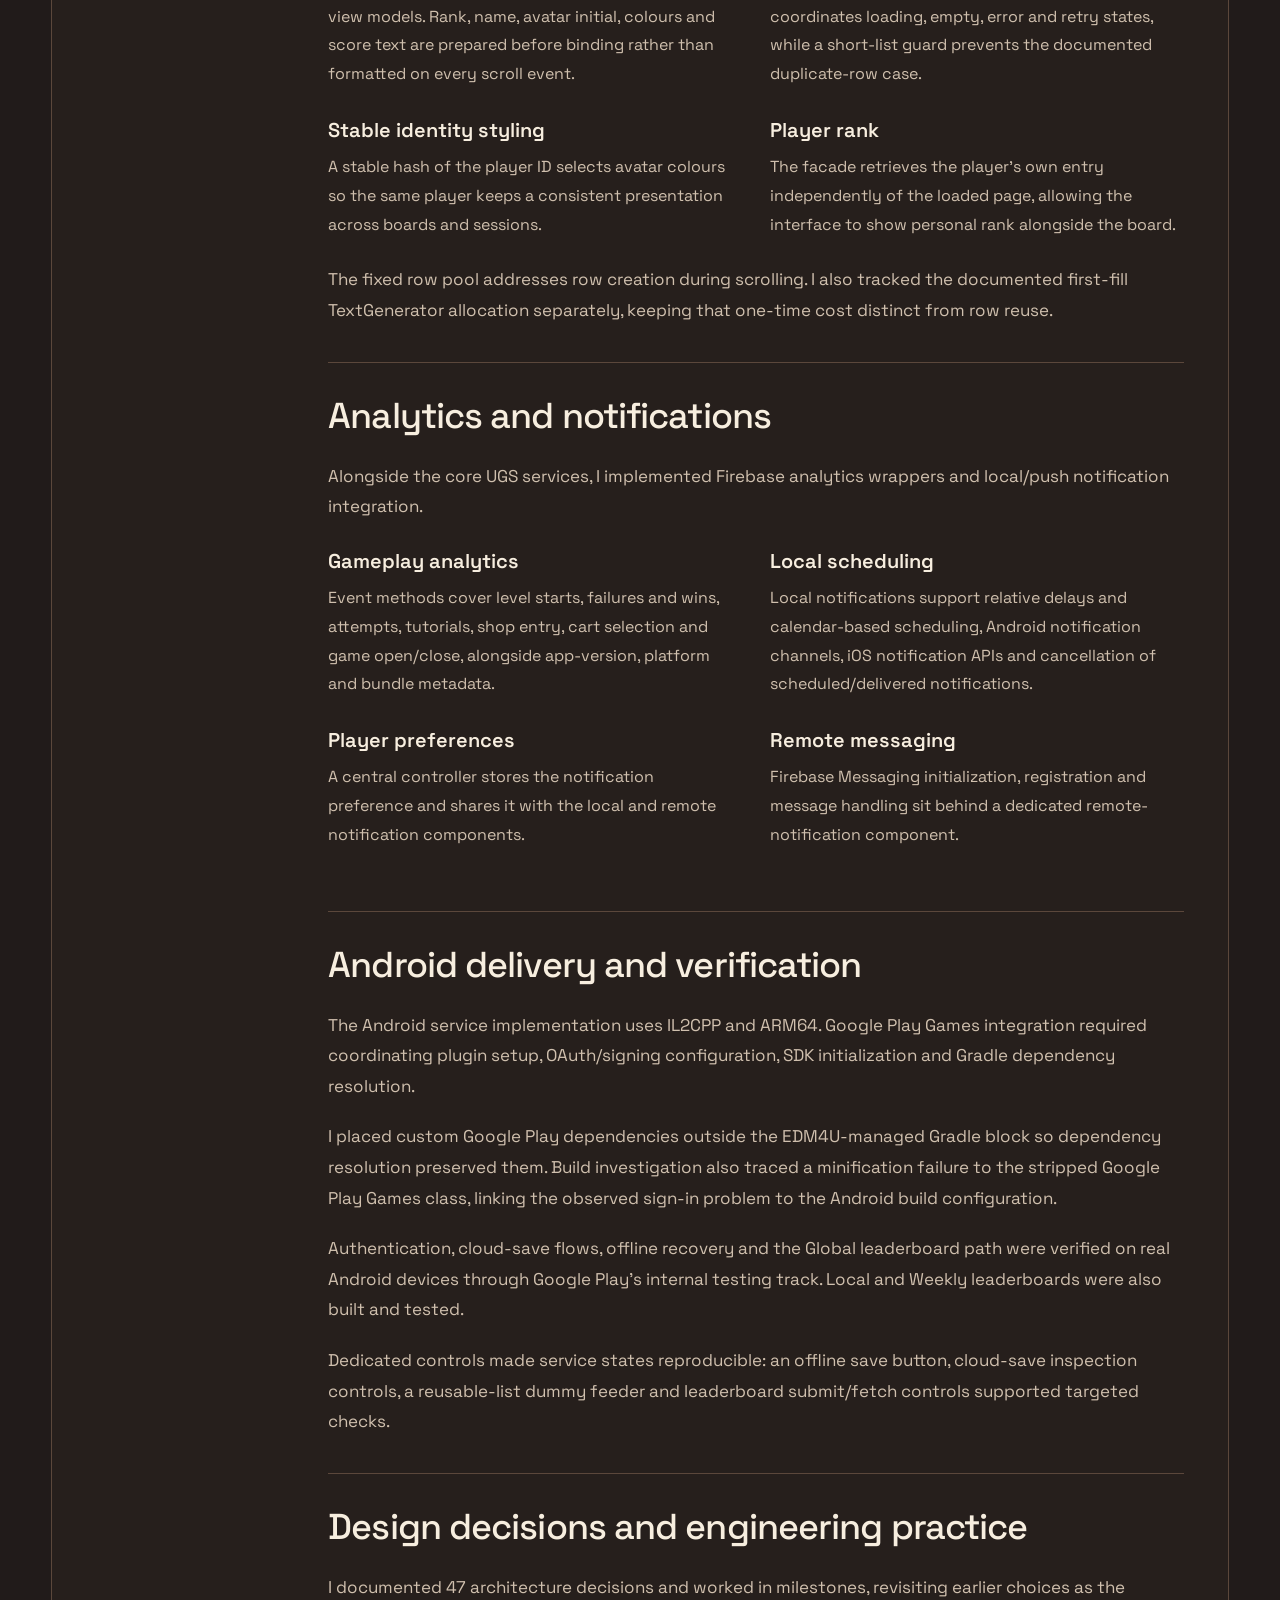
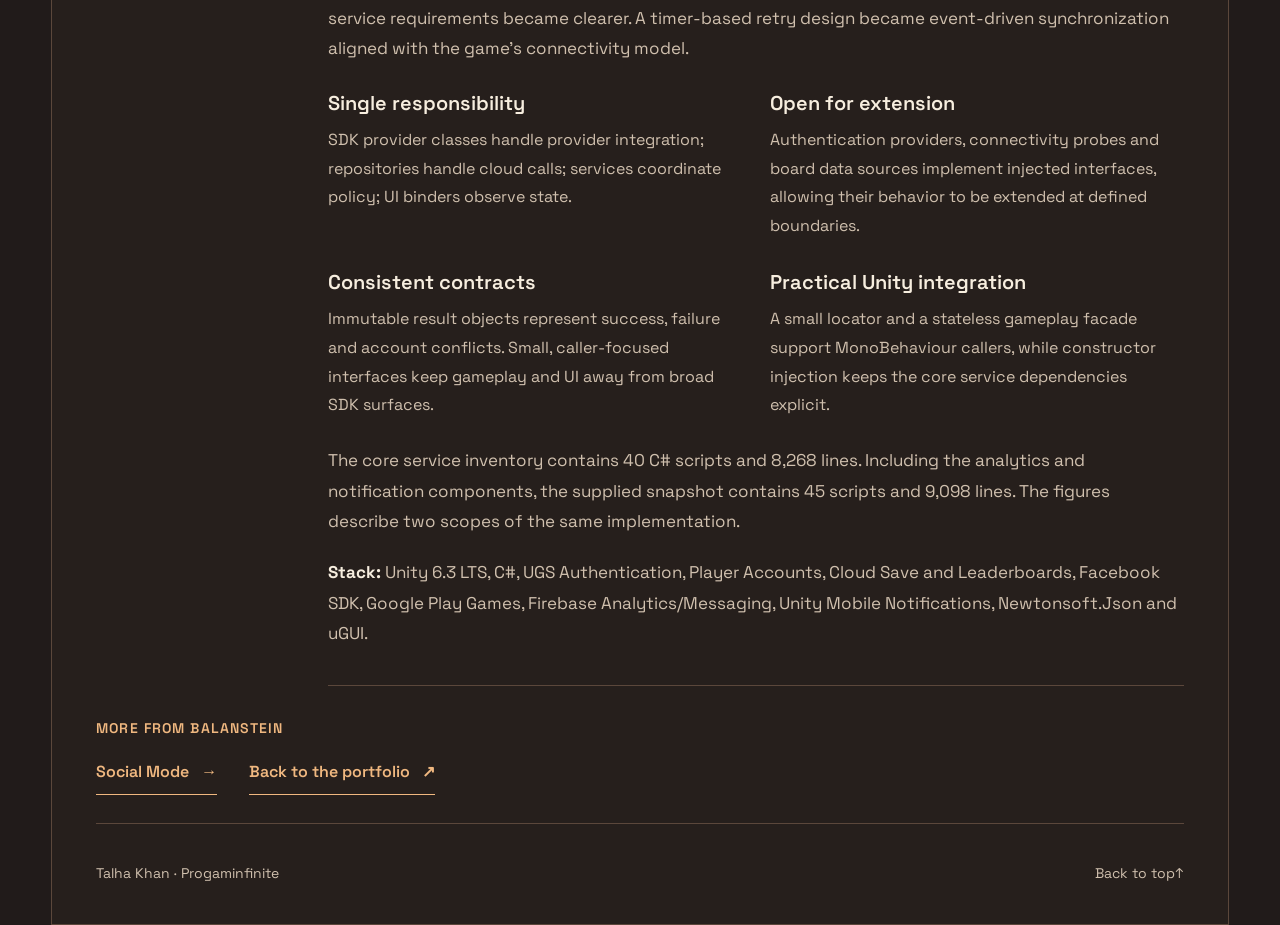
<file: case-studies/balanstein-online-services/index.html>
<!doctype html>
<html lang="en">
<head>
  <meta charset="utf-8">
  <meta name="viewport" content="width=device-width, initial-scale=1">
  <meta name="theme-color" content="#211b1a">
  <title>Online services · Balanstein · Talha Khan</title>
  <meta name="description" content="I built the player-account, cloud-save, connectivity and leaderboard architecture behind Balanstein, with focused service APIs for gameplay and UI.">
  <link rel="canonical" href="https://spideyatwork03.github.io/progaminfinite/case-studies/balanstein-online-services/">
  <meta property="og:title" content="Online services · Balanstein · Talha Khan">
  <meta property="og:description" content="I built the player-account, cloud-save, connectivity and leaderboard architecture behind Balanstein, with focused service APIs for gameplay and UI.">
  <meta property="og:type" content="article">
  <meta property="og:url" content="https://spideyatwork03.github.io/progaminfinite/case-studies/balanstein-online-services/">
  <meta property="og:image" content="https://spideyatwork03.github.io/progaminfinite/assets/art/balanstein-rhythm-rider.webp">
  <link rel="icon" type="image/svg+xml" href="../../favicon.svg">
  <link rel="stylesheet" href="../../style.css">
</head>
<body class="case-study" id="top">
  <a class="skip-link" href="#main">Skip to case study</a>
  <div class="studio-backdrop" aria-hidden="true"><img src="../../assets/art/room-vader.svg" alt="" width="1536" height="1024"></div>
  <header class="site-header"><div class="wrap header-inner">
    <a class="brand" href="../../"><span class="brand-mark" aria-hidden="true"></span>Talha Khan</a>
    <nav class="desktop-nav" aria-label="Main navigation"><a href="../../#work">Work</a><a href="../../#experience">Experience</a><a href="../../documents/Talha-Khan-Resume.pdf">Résumé</a></nav>
  </div></header>
  <main class="case-wrap wrap" id="main">
    <nav class="breadcrumbs" aria-label="Breadcrumb"><a href="../../#work">Selected work</a><span aria-hidden="true">/</span><a href="../../#balanstein">Balanstein</a><span aria-hidden="true">/</span><span aria-current="page">Online services</span></nav>
    <header class="case-hero">
      <p class="eyebrow">Balanstein / Ajax Studios</p><h1 class="case-title">Online services</h1>
      <p class="case-subtitle">Identity, persistence and leaderboards for Balanstein</p><p class="case-lead">I built the player-account, cloud-save, connectivity and leaderboard architecture behind Balanstein, with focused service APIs for gameplay and UI.</p>
      <p class="case-role"><strong>My role</strong> Technical Team Lead at Ajax Studios · Architecture, implementation and engineering ownership</p>
      <figure class="case-visual"><img src="../../assets/art/balanstein-rhythm-rider.webp" alt="A lilac speaker cart with a record crate and drum bucket catches musical props." width="1672" height="941" fetchpriority="high"><figcaption>Concept illustration · Balanstein art direction</figcaption></figure>
      <div class="case-metrics"><div><strong>4</strong><span>sign-in methods</span></div><div><strong>3</strong><span>built and tested leaderboard scopes</span></div><div><strong>47</strong><span>documented architecture decisions</span></div></div>
    </header>
    <div class="case-layout">
      <nav class="case-contents" aria-label="Case study contents"><p class="eyebrow">In this case study</p><ol><li><a href="#architecture">Services that gameplay can use directly</a></li><li><a href="#identity">Four sign-in methods, one player identity</a></li><li><a href="#persistence">Cloud persistence and controlled writes</a></li><li><a href="#connectivity">Verify connectivity before initialization</a></li><li><a href="#leaderboards">Local, Weekly and Global leaderboards</a></li><li><a href="#analytics">Analytics and notifications</a></li><li><a href="#delivery">Android delivery and verification</a></li><li><a href="#decisions">Design decisions and engineering practice</a></li></ol></nav>
      <div class="case-body"><section class="case-section" id="architecture" aria-labelledby="architecture-title"><h2 id="architecture-title">Services that gameplay can use directly</h2><p>I designed and implemented Balanstein’s online-services layer around clear boundaries between gameplay, UI and SDK-specific behavior. The core contains five areas: bootstrap and service access, authentication, cloud save, connectivity and leaderboards.</p><figure class="architecture-figure"><figcaption>The service boundary</figcaption><ol class="architecture-flow"><li><strong>SDK adapters</strong><span>Keep provider-specific tokens, calls and result types at the integration edge.</span></li><li><strong>C# services</strong><span>Coordinate operations and expose immutable results and C# events.</span></li><li><strong>Gameplay access</strong><span>Provide focused calls for currency, unlocks, progress and persistence.</span></li><li><strong>UI observers</strong><span>Render service state through thin MonoBehaviour binders.</span></li></ol></figure><p>UGSCore controls core startup order: verify connectivity, initialize UGS, isolate third-party sign-in SDK initialization, construct the services and register them. Teardown disposes services and removes their event subscriptions.</p><p>Facade, strategy and observer patterns give each component a focused responsibility. Constructor-injected provider, repository, connectivity-probe and board-data interfaces keep the SDK edge replaceable.</p></section><section class="case-section" id="identity" aria-labelledby="identity-title"><h2 id="identity-title">Four sign-in methods, one player identity</h2><p>Unity Authentication’s player ID is the canonical identity. Anonymous, Unity Player Accounts, Facebook and Google Play Games sign-in methods connect to that identity, allowing a guest account to acquire linked providers.</p><div class="case-notes"><article><h3>Connect and link</h3><p>A connect action signs in when the player is signed out and links a provider when already signed in. The same interface supports provider availability and unlink operations.</p></article><article><h3>Shared conflict handling</h3><p>The three external providers report account conflicts in a structured result, allowing one stay-or-switch flow to handle an identity already associated with another account.</p></article><article><h3>Restore and display</h3><p>Cached sessions restore through Unity Authentication. Typed linked-account lookups and cached player names keep SDK calls out of routine UI refreshes.</p></article><article><h3>Provider integration</h3><p>Unity Player Accounts bridges its browser flow into tasks. Facebook handles Classic and Limited Login token candidates. Google Play Games uses manual authentication and a server auth-code exchange.</p></article></div><p>Each operation owns its cancellation-token source and releases shared state only if that source is still current. This ownership rule fixed a race where completion of an older canceled operation could clear a newer operation’s busy flag.</p></section><section class="case-section" id="persistence" aria-labelledby="persistence-title"><h2 id="persistence-title">Cloud persistence and controlled writes</h2><p>The save is one versioned JSON document. A repository handles UGS Cloud Save calls while the service owns caching, dirty state, write-lock tracking and synchronization policy.</p><p>The model covers currencies, lives, upgrades, unlocked and selected carts, and story/checkpoint progress. Player names belong to Authentication rather than being duplicated in save data.</p><figure class="architecture-figure"><figcaption>The persistence policy</figcaption><ol class="architecture-flow"><li><strong>Change data</strong><span>Gameplay changes currency, progress or unlock state through a focused API.</span></li><li><strong>Cache locally</strong><span>Mark batched changes dirty and keep a per-player local record.</span></li><li><strong>Write deliberately</strong><span>Flush at gameplay checkpoints; request immediate saves for spends and unlocks.</span></li><li><strong>Recover connectivity</strong><span>Retain pending data and attempt synchronization on reconnect or sign-in.</span></li></ol></figure><div class="case-notes"><article><h3>Optimistic concurrency</h3><p>Cloud writes use a previous write lock when available. Conflict repair first loads the current lock before attempting a local-wins save.</p></article><article><h3>Sync health</h3><p>Healthy, SyncDelayed and Unhealthy states distinguish pending synchronization from repeated failures while online. Health-change events give the UI a focused status signal.</p></article><article><h3>Lifecycle handling</h3><p>Pause and quit hooks attempt to flush dirty data. Per-player cache and pending snapshots support recovery beyond an individual service call.</p></article><article><h3>Gameplay API</h3><p>A stateless facade exposes currency, upgrades, cart unlocks/selection, progression, lives and an explicit flush, with safe defaults before service readiness.</p></article></div><p class="case-result"><strong>Controlled batching test:</strong> 28 rapid batched changes produced zero cloud writes before an explicit flush, followed by one write on flush.</p></section><section class="case-section" id="connectivity" aria-labelledby="connectivity-title"><h2 id="connectivity-title">Verify connectivity before initialization</h2><p>The connectivity service checks operating-system reachability, then uses an injectable HTTPS probe that accepts only an exact 204 response. Redirects are disabled and cache handling avoids accepting a stale response as proof of internet access.</p><p>A core online gate delays UGS startup until connectivity is verified. State-change events drive a persistent connection-lost overlay with Retry and checking feedback. The overlay preserves its display state during an online → checking → online transition, avoiding a visible flash.</p><p>Monitoring avoids repeated probe requests while already online. Separating the probe from the service makes the network check replaceable, while transition-only online/offline events provide synchronization signals to the save service.</p></section><section class="case-section" id="leaderboards" aria-labelledby="leaderboards-title"><h2 id="leaderboards-title">Local, Weekly and Global leaderboards</h2><p>I built and tested Local, Weekly and Global leaderboards for Balanstein. A shared leaderboard facade and presentation architecture separate SDK access, board-specific data and scrolling UI.</p><div class="case-notes"><article><h3>One presentation architecture</h3><p>A five-member data-source interface describes board identity, scope, page limits, page fetching and the player’s row. The Global adapter is approximately 30 lines.</p></article><article><h3>Reusable rows</h3><p>A fixed pool of rows is placed in the scene. Scrolling repositions and rebinds these rows instead of instantiating new row objects at runtime.</p></article><article><h3>Presentation data</h3><p>Each fetched page is mapped into immutable row view models. Rank, name, avatar initial, colours and score text are prepared before binding rather than formatted on every scroll event.</p></article><article><h3>Pagination and states</h3><p>Scroll position triggers page loading. The controller coordinates loading, empty, error and retry states, while a short-list guard prevents the documented duplicate-row case.</p></article><article><h3>Stable identity styling</h3><p>A stable hash of the player ID selects avatar colours so the same player keeps a consistent presentation across boards and sessions.</p></article><article><h3>Player rank</h3><p>The facade retrieves the player’s own entry independently of the loaded page, allowing the interface to show personal rank alongside the board.</p></article></div><p>The fixed row pool addresses row creation during scrolling. I also tracked the documented first-fill TextGenerator allocation separately, keeping that one-time cost distinct from row reuse.</p></section><section class="case-section" id="analytics" aria-labelledby="analytics-title"><h2 id="analytics-title">Analytics and notifications</h2><p>Alongside the core UGS services, I implemented Firebase analytics wrappers and local/push notification integration.</p><div class="case-notes"><article><h3>Gameplay analytics</h3><p>Event methods cover level starts, failures and wins, attempts, tutorials, shop entry, cart selection and game open/close, alongside app-version, platform and bundle metadata.</p></article><article><h3>Local scheduling</h3><p>Local notifications support relative delays and calendar-based scheduling, Android notification channels, iOS notification APIs and cancellation of scheduled/delivered notifications.</p></article><article><h3>Player preferences</h3><p>A central controller stores the notification preference and shares it with the local and remote notification components.</p></article><article><h3>Remote messaging</h3><p>Firebase Messaging initialization, registration and message handling sit behind a dedicated remote-notification component.</p></article></div></section><section class="case-section" id="delivery" aria-labelledby="delivery-title"><h2 id="delivery-title">Android delivery and verification</h2><p>The Android service implementation uses IL2CPP and ARM64. Google Play Games integration required coordinating plugin setup, OAuth/signing configuration, SDK initialization and Gradle dependency resolution.</p><p>I placed custom Google Play dependencies outside the EDM4U-managed Gradle block so dependency resolution preserved them. Build investigation also traced a minification failure to the stripped Google Play Games class, linking the observed sign-in problem to the Android build configuration.</p><p>Authentication, cloud-save flows, offline recovery and the Global leaderboard path were verified on real Android devices through Google Play’s internal testing track. Local and Weekly leaderboards were also built and tested.</p><p>Dedicated controls made service states reproducible: an offline save button, cloud-save inspection controls, a reusable-list dummy feeder and leaderboard submit/fetch controls supported targeted checks.</p></section><section class="case-section" id="decisions" aria-labelledby="decisions-title"><h2 id="decisions-title">Design decisions and engineering practice</h2><p>I documented 47 architecture decisions and worked in milestones, revisiting earlier choices as the service requirements became clearer. A timer-based retry design became event-driven synchronization aligned with the game’s connectivity model.</p><div class="case-notes"><article><h3>Single responsibility</h3><p>SDK provider classes handle provider integration; repositories handle cloud calls; services coordinate policy; UI binders observe state.</p></article><article><h3>Open for extension</h3><p>Authentication providers, connectivity probes and board data sources implement injected interfaces, allowing their behavior to be extended at defined boundaries.</p></article><article><h3>Consistent contracts</h3><p>Immutable result objects represent success, failure and account conflicts. Small, caller-focused interfaces keep gameplay and UI away from broad SDK surfaces.</p></article><article><h3>Practical Unity integration</h3><p>A small locator and a stateless gameplay facade support MonoBehaviour callers, while constructor injection keeps the core service dependencies explicit.</p></article></div><p>The core service inventory contains 40 C# scripts and 8,268 lines. Including the analytics and notification components, the supplied snapshot contains 45 scripts and 9,098 lines. The figures describe two scopes of the same implementation.</p><p><strong>Stack:</strong> Unity 6.3 LTS, C#, UGS Authentication, Player Accounts, Cloud Save and Leaderboards, Facebook SDK, Google Play Games, Firebase Analytics/Messaging, Unity Mobile Notifications, Newtonsoft.Json and uGUI.</p></section></div>
    </div>
    <aside class="case-next" aria-label="Related case study"><p class="eyebrow">More from Balanstein</p><a class="text-link" href="../balanstein-social-mode/">Social Mode <span aria-hidden="true">→</span></a><a class="text-link" href="../../#balanstein">Back to the portfolio <span aria-hidden="true">↗</span></a></aside>
    <footer class="site-footer"><span>Talha Khan · Progaminfinite</span><a href="#top">Back to top <span aria-hidden="true">↑</span></a></footer>
  </main>
</body>
</html>
</file>
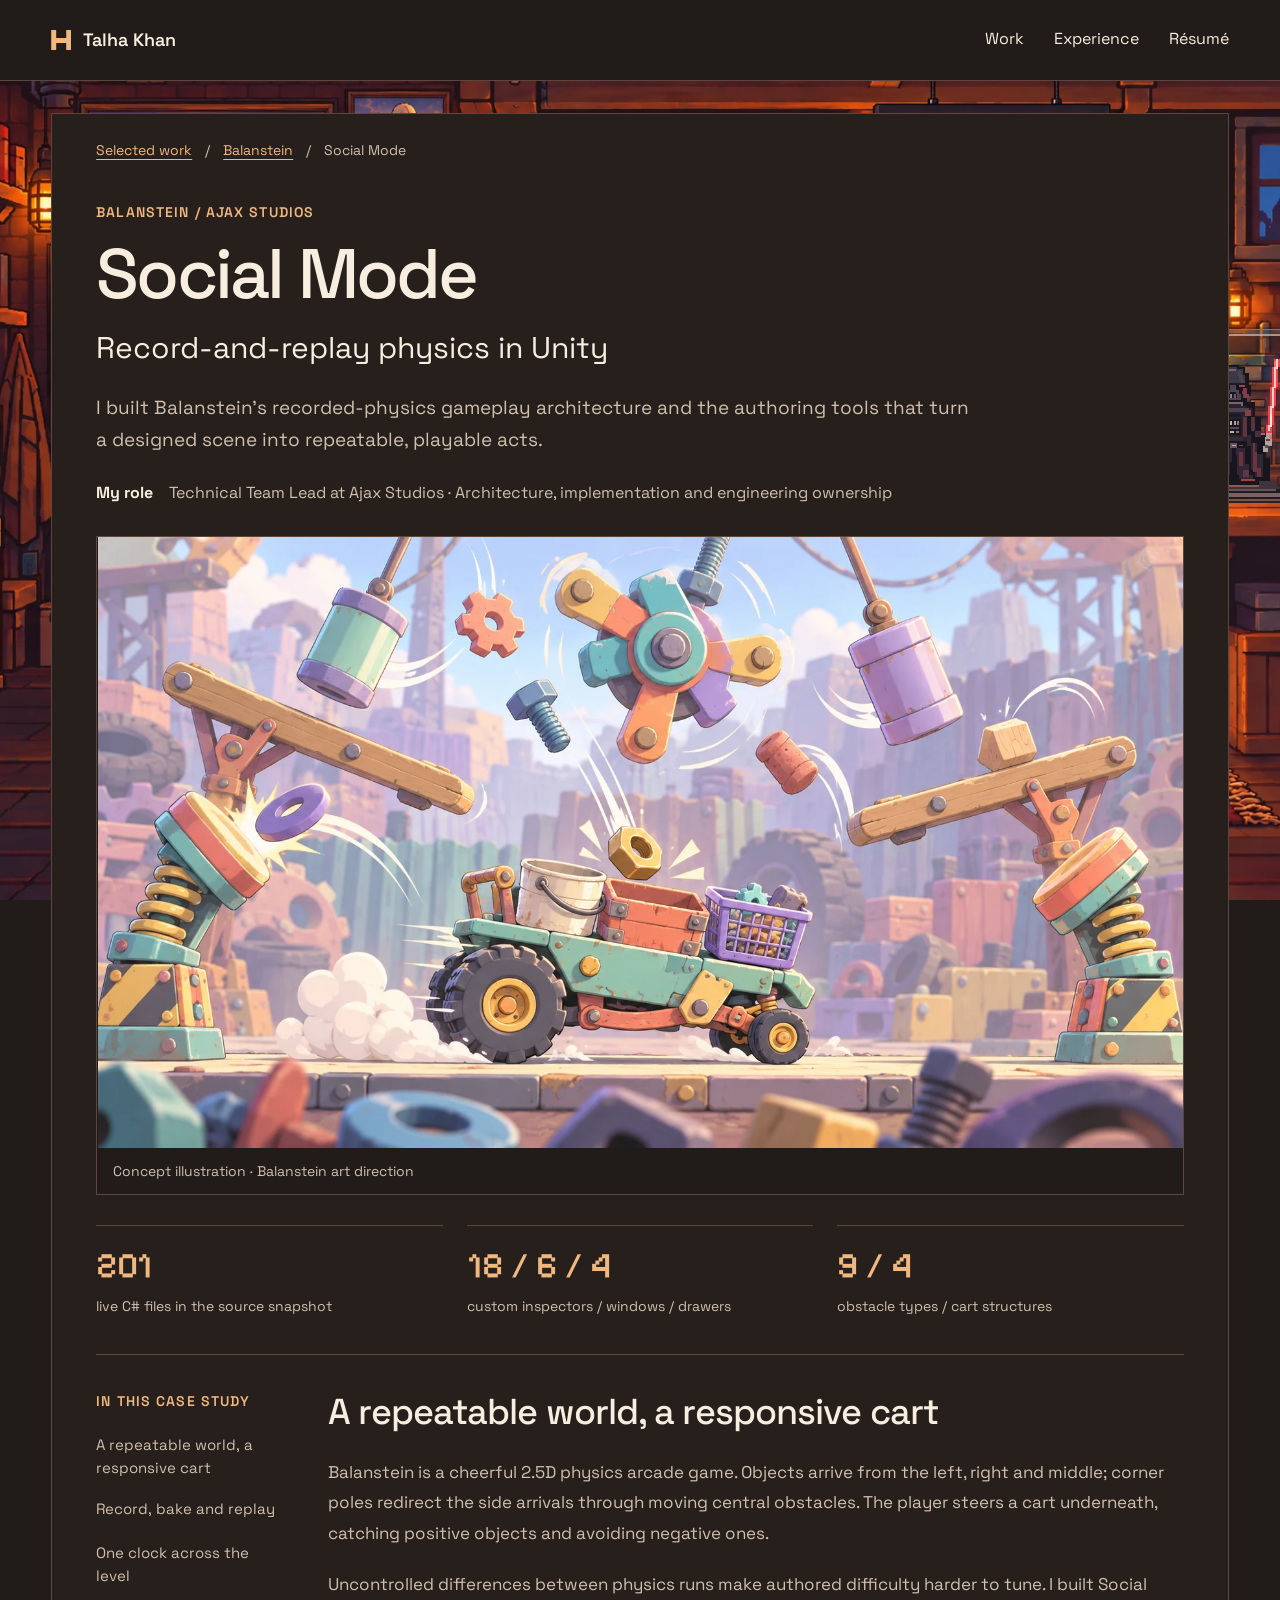
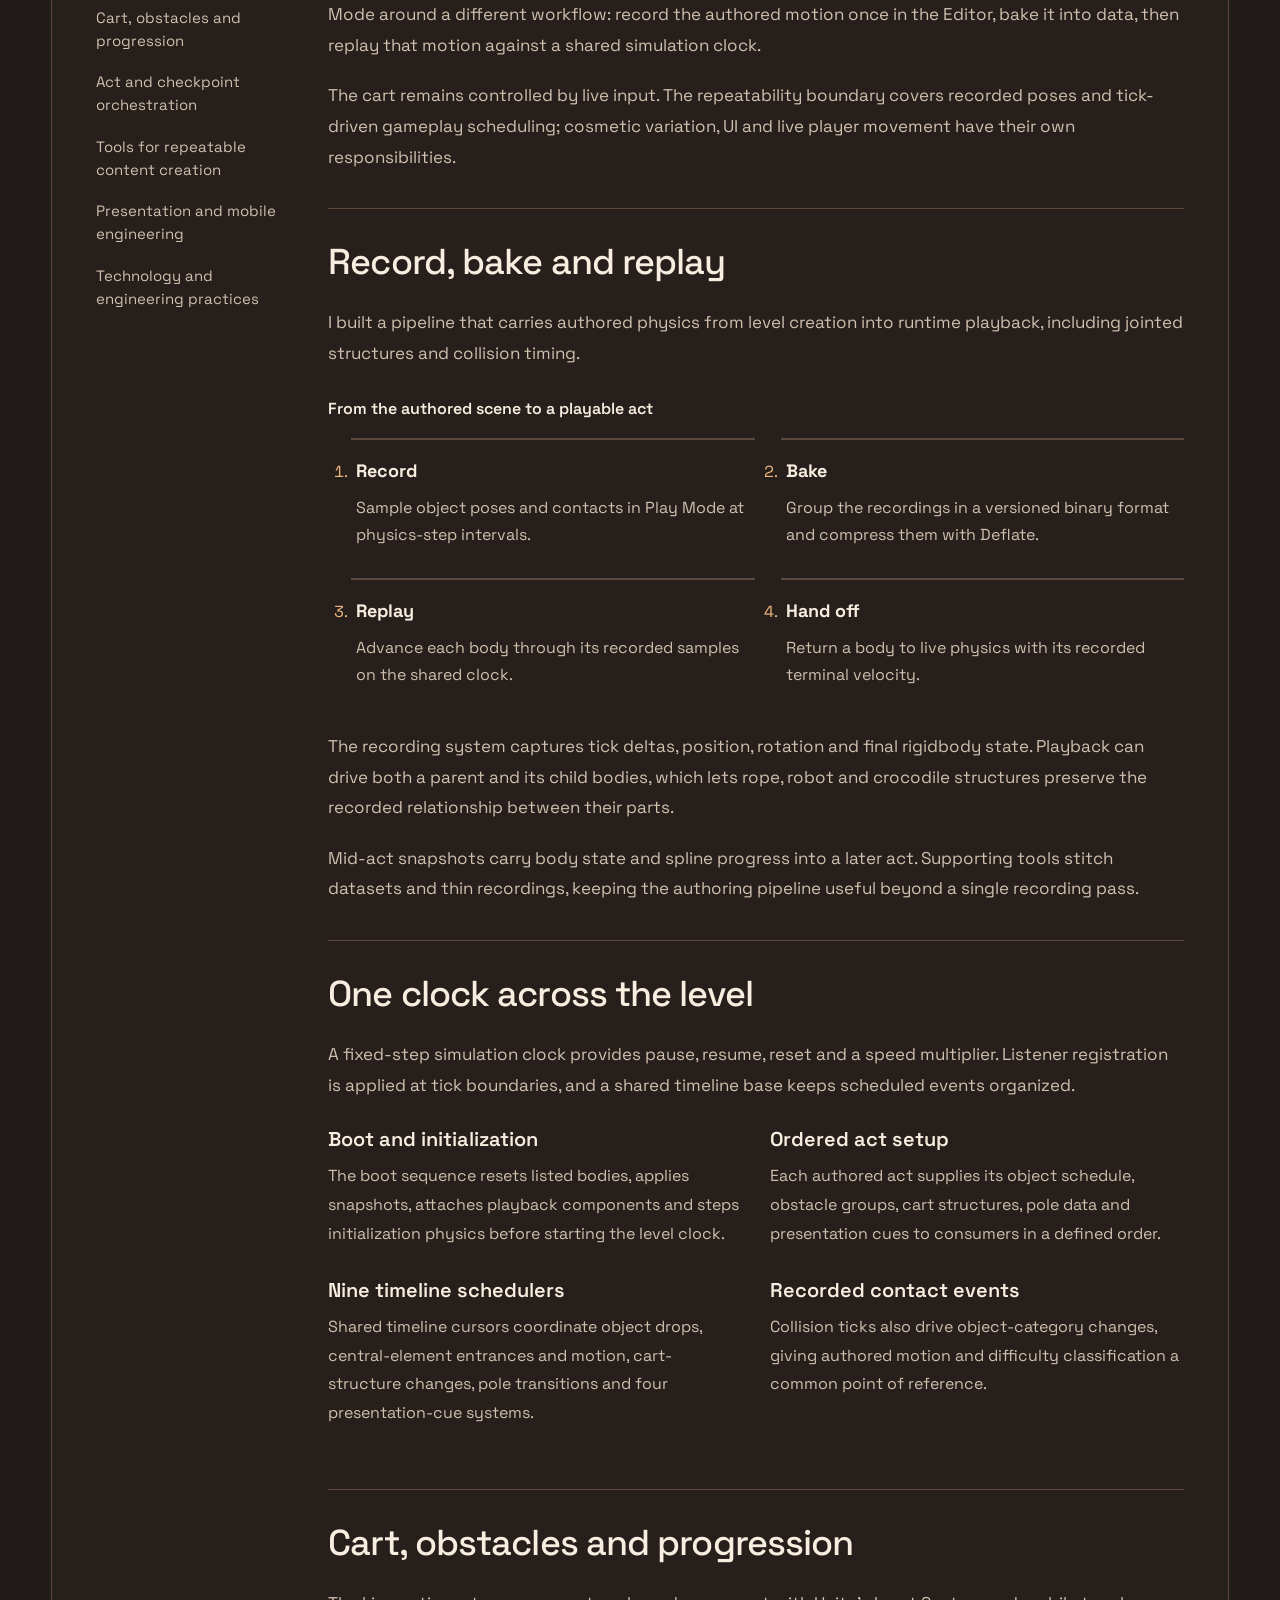
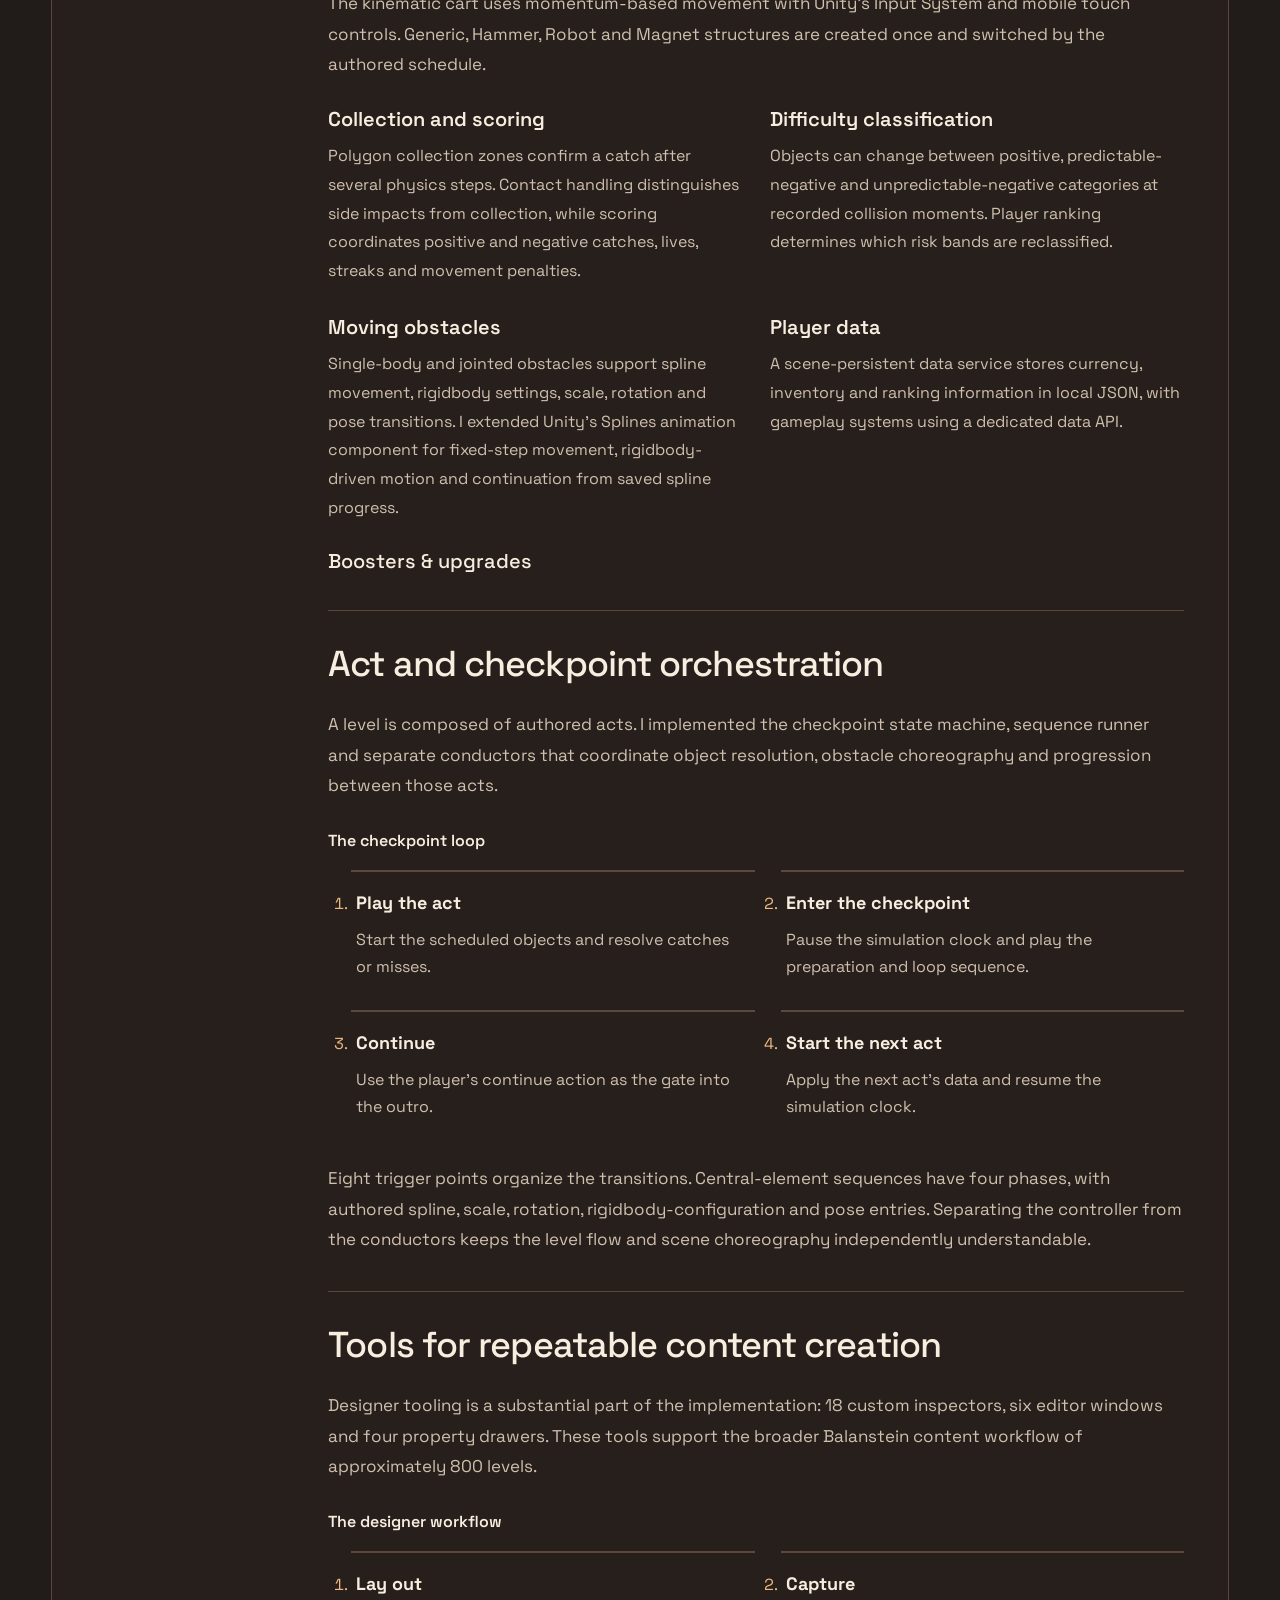
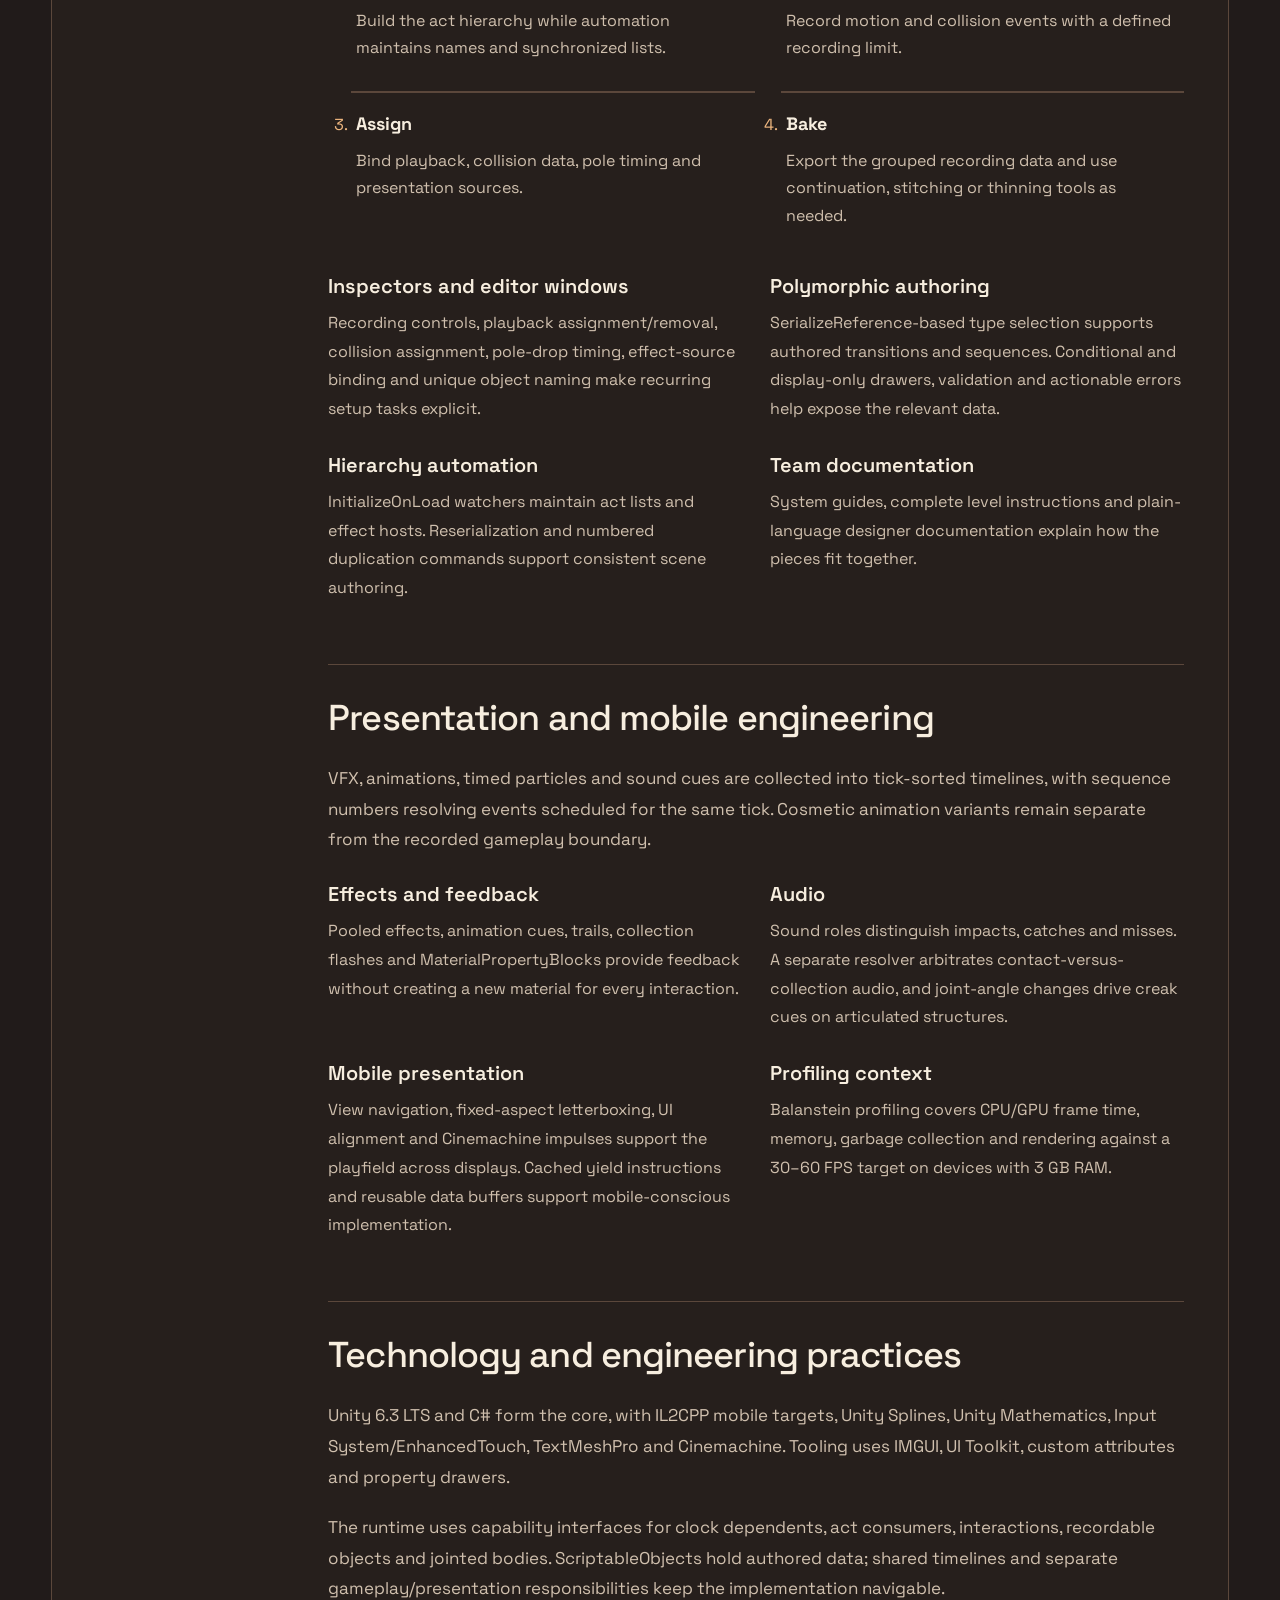
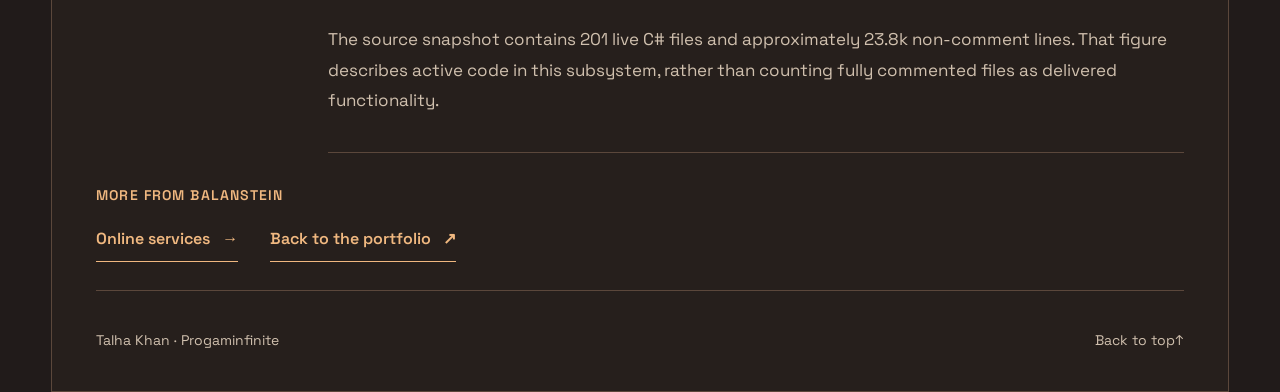
<file: case-studies/balanstein-social-mode/index.html>
<!doctype html>
<html lang="en">
<head>
  <meta charset="utf-8">
  <meta name="viewport" content="width=device-width, initial-scale=1">
  <meta name="theme-color" content="#211b1a">
  <title>Social Mode · Balanstein · Talha Khan</title>
  <meta name="description" content="I built Balanstein’s recorded-physics gameplay architecture and the authoring tools that turn a designed scene into repeatable, playable acts.">
  <link rel="canonical" href="https://spideyatwork03.github.io/progaminfinite/case-studies/balanstein-social-mode/">
  <meta property="og:title" content="Social Mode · Balanstein · Talha Khan">
  <meta property="og:description" content="I built Balanstein’s recorded-physics gameplay architecture and the authoring tools that turn a designed scene into repeatable, playable acts.">
  <meta property="og:type" content="article">
  <meta property="og:url" content="https://spideyatwork03.github.io/progaminfinite/case-studies/balanstein-social-mode/">
  <meta property="og:image" content="https://spideyatwork03.github.io/progaminfinite/assets/art/balanstein-bolt-hopper.webp">
  <link rel="icon" type="image/svg+xml" href="../../favicon.svg">
  <link rel="stylesheet" href="../../style.css">
</head>
<body class="case-study" id="top">
  <a class="skip-link" href="#main">Skip to case study</a>
  <div class="studio-backdrop" aria-hidden="true"><img src="../../assets/art/room-vader.svg" alt="" width="1536" height="1024"></div>
  <header class="site-header"><div class="wrap header-inner">
    <a class="brand" href="../../"><span class="brand-mark" aria-hidden="true"></span>Talha Khan</a>
    <nav class="desktop-nav" aria-label="Main navigation"><a href="../../#work">Work</a><a href="../../#experience">Experience</a><a href="../../documents/Talha-Khan-Resume.pdf">Résumé</a></nav>
  </div></header>
  <main class="case-wrap wrap" id="main">
    <nav class="breadcrumbs" aria-label="Breadcrumb"><a href="../../#work">Selected work</a><span aria-hidden="true">/</span><a href="../../#balanstein">Balanstein</a><span aria-hidden="true">/</span><span aria-current="page">Social Mode</span></nav>
    <header class="case-hero">
      <p class="eyebrow">Balanstein / Ajax Studios</p><h1 class="case-title">Social Mode</h1>
      <p class="case-subtitle">Record-and-replay physics in Unity</p><p class="case-lead">I built Balanstein’s recorded-physics gameplay architecture and the authoring tools that turn a designed scene into repeatable, playable acts.</p>
      <p class="case-role"><strong>My role</strong> Technical Team Lead at Ajax Studios · Architecture, implementation and engineering ownership</p>
      <figure class="case-visual"><img src="../../assets/art/balanstein-bolt-hopper.webp" alt="A mint patchwork buggy with mismatched wheels and open containers races through a mechanical arena." width="1672" height="941" fetchpriority="high"><figcaption>Concept illustration · Balanstein art direction</figcaption></figure>
      <div class="case-metrics"><div><strong>201</strong><span>live C# files in the source snapshot</span></div><div><strong>18 / 6 / 4</strong><span>custom inspectors / windows / drawers</span></div><div><strong>9 / 4</strong><span>obstacle types / cart structures</span></div></div>
    </header>
    <div class="case-layout">
      <nav class="case-contents" aria-label="Case study contents"><p class="eyebrow">In this case study</p><ol><li><a href="#problem">A repeatable world, a responsive cart</a></li><li><a href="#pipeline">Record, bake and replay</a></li><li><a href="#runtime">One clock across the level</a></li><li><a href="#gameplay">Cart, obstacles and progression</a></li><li><a href="#acts">Act and checkpoint orchestration</a></li><li><a href="#tools">Tools for repeatable content creation</a></li><li><a href="#presentation">Presentation and mobile engineering</a></li><li><a href="#stack">Technology and engineering practices</a></li></ol></nav>
      <div class="case-body"><section class="case-section" id="problem" aria-labelledby="problem-title"><h2 id="problem-title">A repeatable world, a responsive cart</h2><p>Balanstein is a cheerful 2.5D physics arcade game. Objects arrive from the left, right and middle; corner poles redirect the side arrivals through moving central obstacles. The player steers a cart underneath, catching positive objects and avoiding negative ones.</p><p>Uncontrolled differences between physics runs make authored difficulty harder to tune. I built Social Mode around a different workflow: record the authored motion once in the Editor, bake it into data, then replay that motion against a shared simulation clock.</p><p>The cart remains controlled by live input. The repeatability boundary covers recorded poses and tick-driven gameplay scheduling; cosmetic variation, UI and live player movement have their own responsibilities.</p></section><section class="case-section" id="pipeline" aria-labelledby="pipeline-title"><h2 id="pipeline-title">Record, bake and replay</h2><p>I built a pipeline that carries authored physics from level creation into runtime playback, including jointed structures and collision timing.</p><figure class="architecture-figure"><figcaption>From the authored scene to a playable act</figcaption><ol class="architecture-flow"><li><strong>Record</strong><span>Sample object poses and contacts in Play Mode at physics-step intervals.</span></li><li><strong>Bake</strong><span>Group the recordings in a versioned binary format and compress them with Deflate.</span></li><li><strong>Replay</strong><span>Advance each body through its recorded samples on the shared clock.</span></li><li><strong>Hand off</strong><span>Return a body to live physics with its recorded terminal velocity.</span></li></ol></figure><p>The recording system captures tick deltas, position, rotation and final rigidbody state. Playback can drive both a parent and its child bodies, which lets rope, robot and crocodile structures preserve the recorded relationship between their parts.</p><p>Mid-act snapshots carry body state and spline progress into a later act. Supporting tools stitch datasets and thin recordings, keeping the authoring pipeline useful beyond a single recording pass.</p></section><section class="case-section" id="runtime" aria-labelledby="runtime-title"><h2 id="runtime-title">One clock across the level</h2><p>A fixed-step simulation clock provides pause, resume, reset and a speed multiplier. Listener registration is applied at tick boundaries, and a shared timeline base keeps scheduled events organized.</p><div class="case-notes"><article><h3>Boot and initialization</h3><p>The boot sequence resets listed bodies, applies snapshots, attaches playback components and steps initialization physics before starting the level clock.</p></article><article><h3>Ordered act setup</h3><p>Each authored act supplies its object schedule, obstacle groups, cart structures, pole data and presentation cues to consumers in a defined order.</p></article><article><h3>Nine timeline schedulers</h3><p>Shared timeline cursors coordinate object drops, central-element entrances and motion, cart-structure changes, pole transitions and four presentation-cue systems.</p></article><article><h3>Recorded contact events</h3><p>Collision ticks also drive object-category changes, giving authored motion and difficulty classification a common point of reference.</p></article></div></section><section class="case-section" id="gameplay" aria-labelledby="gameplay-title"><h2 id="gameplay-title">Cart, obstacles and progression</h2><p>The kinematic cart uses momentum-based movement with Unity’s Input System and mobile touch controls. Generic, Hammer, Robot and Magnet structures are created once and switched by the authored schedule.</p><div class="case-notes"><article><h3>Collection and scoring</h3><p>Polygon collection zones confirm a catch after several physics steps. Contact handling distinguishes side impacts from collection, while scoring coordinates positive and negative catches, lives, streaks and movement penalties.</p></article><article><h3>Difficulty classification</h3><p>Objects can change between positive, predictable-negative and unpredictable-negative categories at recorded collision moments. Player ranking determines which risk bands are reclassified.</p></article><article><h3>Moving obstacles</h3><p>Single-body and jointed obstacles support spline movement, rigidbody settings, scale, rotation and pose transitions. I extended Unity’s Splines animation component for fixed-step movement, rigidbody-driven motion and continuation from saved spline progress.</p></article><article><h3>Player data</h3><p>A scene-persistent data service stores currency, inventory and ranking information in local JSON, with gameplay systems using a dedicated data API.</p></article></div><h3 class="booster-heading">Boosters &amp; upgrades</h3></section><section class="case-section" id="acts" aria-labelledby="acts-title"><h2 id="acts-title">Act and checkpoint orchestration</h2><p>A level is composed of authored acts. I implemented the checkpoint state machine, sequence runner and separate conductors that coordinate object resolution, obstacle choreography and progression between those acts.</p><figure class="architecture-figure"><figcaption>The checkpoint loop</figcaption><ol class="architecture-flow"><li><strong>Play the act</strong><span>Start the scheduled objects and resolve catches or misses.</span></li><li><strong>Enter the checkpoint</strong><span>Pause the simulation clock and play the preparation and loop sequence.</span></li><li><strong>Continue</strong><span>Use the player’s continue action as the gate into the outro.</span></li><li><strong>Start the next act</strong><span>Apply the next act’s data and resume the simulation clock.</span></li></ol></figure><p>Eight trigger points organize the transitions. Central-element sequences have four phases, with authored spline, scale, rotation, rigidbody-configuration and pose entries. Separating the controller from the conductors keeps the level flow and scene choreography independently understandable.</p></section><section class="case-section" id="tools" aria-labelledby="tools-title"><h2 id="tools-title">Tools for repeatable content creation</h2><p>Designer tooling is a substantial part of the implementation: 18 custom inspectors, six editor windows and four property drawers. These tools support the broader Balanstein content workflow of approximately 800 levels.</p><figure class="architecture-figure"><figcaption>The designer workflow</figcaption><ol class="architecture-flow"><li><strong>Lay out</strong><span>Build the act hierarchy while automation maintains names and synchronized lists.</span></li><li><strong>Capture</strong><span>Record motion and collision events with a defined recording limit.</span></li><li><strong>Assign</strong><span>Bind playback, collision data, pole timing and presentation sources.</span></li><li><strong>Bake</strong><span>Export the grouped recording data and use continuation, stitching or thinning tools as needed.</span></li></ol></figure><div class="case-notes"><article><h3>Inspectors and editor windows</h3><p>Recording controls, playback assignment/removal, collision assignment, pole-drop timing, effect-source binding and unique object naming make recurring setup tasks explicit.</p></article><article><h3>Polymorphic authoring</h3><p>SerializeReference-based type selection supports authored transitions and sequences. Conditional and display-only drawers, validation and actionable errors help expose the relevant data.</p></article><article><h3>Hierarchy automation</h3><p>InitializeOnLoad watchers maintain act lists and effect hosts. Reserialization and numbered duplication commands support consistent scene authoring.</p></article><article><h3>Team documentation</h3><p>System guides, complete level instructions and plain-language designer documentation explain how the pieces fit together.</p></article></div></section><section class="case-section" id="presentation" aria-labelledby="presentation-title"><h2 id="presentation-title">Presentation and mobile engineering</h2><p>VFX, animations, timed particles and sound cues are collected into tick-sorted timelines, with sequence numbers resolving events scheduled for the same tick. Cosmetic animation variants remain separate from the recorded gameplay boundary.</p><div class="case-notes"><article><h3>Effects and feedback</h3><p>Pooled effects, animation cues, trails, collection flashes and MaterialPropertyBlocks provide feedback without creating a new material for every interaction.</p></article><article><h3>Audio</h3><p>Sound roles distinguish impacts, catches and misses. A separate resolver arbitrates contact-versus-collection audio, and joint-angle changes drive creak cues on articulated structures.</p></article><article><h3>Mobile presentation</h3><p>View navigation, fixed-aspect letterboxing, UI alignment and Cinemachine impulses support the playfield across displays. Cached yield instructions and reusable data buffers support mobile-conscious implementation.</p></article><article><h3>Profiling context</h3><p>Balanstein profiling covers CPU/GPU frame time, memory, garbage collection and rendering against a 30–60 FPS target on devices with 3 GB RAM.</p></article></div></section><section class="case-section" id="stack" aria-labelledby="stack-title"><h2 id="stack-title">Technology and engineering practices</h2><p>Unity 6.3 LTS and C# form the core, with IL2CPP mobile targets, Unity Splines, Unity Mathematics, Input System/EnhancedTouch, TextMeshPro and Cinemachine. Tooling uses IMGUI, UI Toolkit, custom attributes and property drawers.</p><p>The runtime uses capability interfaces for clock dependents, act consumers, interactions, recordable objects and jointed bodies. ScriptableObjects hold authored data; shared timelines and separate gameplay/presentation responsibilities keep the implementation navigable.</p><p>The source snapshot contains 201 live C# files and approximately 23.8k non-comment lines. That figure describes active code in this subsystem, rather than counting fully commented files as delivered functionality.</p></section></div>
    </div>
    <aside class="case-next" aria-label="Related case study"><p class="eyebrow">More from Balanstein</p><a class="text-link" href="../balanstein-online-services/">Online services <span aria-hidden="true">→</span></a><a class="text-link" href="../../#balanstein">Back to the portfolio <span aria-hidden="true">↗</span></a></aside>
    <footer class="site-footer"><span>Talha Khan · Progaminfinite</span><a href="#top">Back to top <span aria-hidden="true">↑</span></a></footer>
  </main>
</body>
</html>
</file>
<file: style.css>
@font-face{font-family:"Space Grotesk";src:url("assets/fonts/space-grotesk-latin.woff2") format("woff2");font-weight:400 700;font-style:normal;font-display:swap}
@font-face{font-family:"Pixelify Sans";src:url("assets/fonts/pixelify-sans-latin.woff2") format("woff2");font-weight:500;font-style:normal;font-display:swap}
:root{color-scheme:dark;--ink:#f7eedf;--soft:#d0c0ae;--accent:#f0b880;--surface:#261f1c;--raised:#302722;--line:#5b473b}
*{box-sizing:border-box}
html{scroll-padding-top:110px}
body{margin:0;background:#211b1a;color:var(--ink);font:400 17px/1.65 "Space Grotesk",Arial,sans-serif;overflow-wrap:break-word}
body.dialog-open{overflow:hidden}
h1,h2,h3,h4,p,figure{margin:0}
a{color:inherit;text-decoration:none}
button{font:inherit;color:inherit;cursor:pointer}
a,button,summary{-webkit-tap-highlight-color:transparent}
a:focus-visible,button:focus-visible,summary:focus-visible{outline:3px solid var(--accent);outline-offset:5px}
[hidden]{display:none!important}
img{display:block;max-width:100%}
.wrap{width:min(1280px,92%);margin-inline:auto}
.skip-link{position:fixed;top:10px;left:10px;z-index:100;padding:12px 20px;background:var(--ink);color:#211b1a;clip-path:inset(100%)}
.skip-link:focus{clip-path:none}
.studio-backdrop{position:fixed;inset:0;z-index:-1;pointer-events:none;background:#211b1a}
.studio-backdrop img{width:100%;height:100%;object-fit:cover;object-position:center top}
.site-header{position:sticky;top:0;z-index:20;background:#211b1a;border-bottom:1px solid var(--line)}
.header-inner{min-height:80px;display:flex;align-items:center;gap:30px;position:relative}
.brand{display:flex;align-items:center;gap:12px;min-height:44px;font-weight:600;font-size:18px;white-space:nowrap}
.brand-mark{width:20px;height:20px;background:var(--accent);clip-path:polygon(0 0,25% 0,25% 40%,75% 40%,75% 0,100% 0,100% 100%,75% 100%,75% 65%,25% 65%,25% 100%,0 100%)}
.desktop-nav{display:flex;gap:30px;margin-left:auto}
.desktop-nav a{display:flex;align-items:center;min-height:44px;font-size:16px;border-bottom:2px solid transparent}
.desktop-nav a:hover{border-color:var(--accent)}
.menu-toggle{display:none;align-items:center;justify-content:space-between;gap:14px;min-height:44px;padding:6px 12px;background:var(--raised);border:1px solid var(--line);margin-left:auto;font-size:16px}
.mobile-nav{position:absolute;inset:100% 0 auto;background:#211b1a;border:1px solid var(--line);padding:12px;box-shadow:0 16px 30px #0008}
.mobile-nav a{display:block;padding:12px 16px;min-height:48px;border-bottom:1px solid var(--line)}
.mobile-nav a:last-child{border:0}
.hero{min-height:calc(100svh - 80px);display:flex;align-items:flex-end;justify-content:flex-end;position:relative;padding-block:26vh 48px;gap:30px}
.mobile-studio{display:none}
.hero-copy{width:560px;max-width:100%;padding:30px 34px;background:#211b1af5;border:1px solid #947154;box-shadow:7px 7px 0 #171311b3}
.eyebrow{font-size:14px;line-height:1.5;font-weight:600;letter-spacing:.08em;text-transform:uppercase;color:var(--accent);margin-bottom:12px}
h1{font:500 clamp(60px,6.2vw,88px)/1.04 "Pixelify Sans",monospace;letter-spacing:-.035em;margin-bottom:15px}
h1>span{color:var(--accent)}
.headline{font-size:22px;font-weight:600;line-height:1.5}
.hero-intro{color:var(--soft);font-size:18px;line-height:1.65;margin-top:20px;max-width:48ch}
.hero-actions{display:flex;flex-wrap:wrap;gap:12px;margin-top:26px}
.button{display:inline-flex;align-items:center;justify-content:center;gap:20px;min-height:50px;padding:12px 20px;border:1px solid #bd9774;background:var(--surface);font-size:16px;font-weight:600}
.button:hover{background:#423127}
.button.primary{background:var(--accent);color:#211b1a;border-color:var(--accent)}
.button.primary:hover{background:#ffd1a2}
.file-type{font-size:14px}
.text-link{display:inline-flex;align-items:center;gap:12px;min-height:44px;font-size:16px;font-weight:600;color:var(--accent);border:0;border-bottom:1px solid currentColor;background:transparent;padding:4px 0}
.text-link:hover{color:#ffe0b9}
.content-shell{background:var(--surface);border:1px solid var(--line);padding-inline:48px;box-shadow:0 20px 80px #0006}
.intro-strip{display:grid;grid-template-columns:repeat(3,1fr);gap:22px;padding-block:38px 30px;border-bottom:1px solid var(--line)}
.intro-strip>div{display:flex;flex-direction:column;gap:4px}
.intro-strip strong{font-size:40px;line-height:1.15;letter-spacing:-.04em;font-weight:600}
.intro-strip span{font-size:16px;color:var(--soft)}
.intro-strip p{grid-column:1/-1;color:var(--soft);font-size:14px}
.section{padding-block:65px;border-bottom:1px solid var(--line);scroll-margin-top:24px}
.section-heading{display:flex;align-items:flex-end;justify-content:space-between;gap:40px;margin-bottom:35px}
h2{font-size:clamp(32px,3.8vw,49px);font-weight:500;line-height:1.17;letter-spacing:-.04em}
.section-heading>p{max-width:34ch;color:var(--soft);font-size:17px}
h3{font-size:27px;font-weight:600;line-height:1.3;letter-spacing:-.025em}
h4{font-size:18px;font-weight:600;line-height:1.4}
.current-project,.project{border:1px solid #73523e;background:#302722;border-radius:3px;overflow:hidden}
.current-project{display:grid;grid-template-columns:1.2fr 1fr}
.project-art{background:#192426;align-self:start}
.project-art img{width:100%;height:auto;aspect-ratio:16/9;object-fit:contain}
.project-art figcaption{font-size:14px;line-height:1.5;padding:9px 15px;background:#211b1a;color:var(--soft);border-bottom:1px solid var(--line)}
.project-copy{padding:27px 30px}
.project-copy h3{font-size:32px;margin-bottom:15px}
.project-copy>p+p{margin-top:15px}
.project-copy>p:not(.eyebrow):not(.project-state){color:var(--soft)}
.project-state{font-size:14px;color:#ffcf8c;margin-bottom:10px;font-weight:600}
.project-state>span{display:inline-block;width:7px;height:7px;background:#ffcf8c;margin-right:7px}
.mechanics{border-top:1px solid var(--line);padding-top:15px}
.mechanics strong{display:block;color:var(--ink);font-weight:500;margin-bottom:5px}
.tags{list-style:none;display:flex;flex-wrap:wrap;gap:7px;margin:20px 0 0;padding:0}
.tags li{font-size:14px;line-height:1.5;color:#eed7bd;padding:5px 10px;background:#211b1a;border:1px solid var(--line)}
summary{cursor:pointer;list-style:none}
summary::-webkit-details-marker{display:none}
.engineering-notes{grid-column:1/-1;border-top:1px solid var(--line);background:#29221e}
.engineering-notes>summary{padding:18px 24px;min-height:60px;font-size:17px;font-weight:600;display:flex;justify-content:space-between;gap:20px}
details[open]>summary>span:last-child{color:var(--accent)}
.notes-grid{display:grid;grid-template-columns:1fr 1fr;gap:27px 36px;padding:7px 26px 30px}
.notes-grid p{color:var(--soft);font-size:16px;line-height:1.7;margin-top:8px}
.project-pair{display:grid;grid-template-columns:1fr 1fr;gap:24px;margin-top:25px;align-items:start}
.screenshot-gallery{border-top:1px solid var(--line);padding:22px 24px 24px}
.gallery-label{font-size:16px;font-weight:600;margin-bottom:14px}
.gallery-grid{display:grid;grid-template-columns:repeat(3,1fr);gap:12px}
.gallery-grid a{display:block;min-width:0;border:1px solid var(--line);background:#211b1a}
.gallery-grid a:hover{border-color:var(--accent)}
.gallery-grid img{width:100%;height:84px;object-fit:cover}
.gallery-grid span{display:block;font-size:14px;line-height:1.4;padding:9px}
.published-heading{margin-top:60px;display:grid;grid-template-columns:1fr 1fr;gap:40px;align-items:center;margin-bottom:26px}
.published-heading h3{font-size:32px}
.published-heading>p{color:var(--soft)}
.game-list{border-top:1px solid var(--line)}
.game-row{border-bottom:1px solid var(--line)}
.game-row>summary{display:flex;align-items:center;gap:20px;min-height:120px;padding:20px 0}
.game-row>summary:hover,.skill-row>summary:hover{color:#ffd9ac}
.game-row>summary>img{width:66px;height:66px;object-fit:cover;border-radius:9px;flex-shrink:0}
.game-title{flex:1;min-width:0;display:flex;flex-direction:column;gap:5px}
.game-title strong{font-size:20px;line-height:1.4;font-weight:500}
.game-title>span{font-size:14px;color:var(--soft)}
.download-count{font-size:22px;font-weight:600;min-width:115px;text-align:right;line-height:1.3}
.download-count>span{display:block;color:var(--soft);font-size:14px;font-weight:400;margin-top:4px}
.expand-label{font-size:14px;min-width:65px;text-align:right}
.expand-label>span{font-size:20px;color:var(--accent);margin-left:4px}
.game-row[open] .expand-label>span{font-size:0}
.game-row[open] .expand-label>span:after{content:"−";font-size:20px}
.game-detail{display:grid;grid-template-columns:1fr 1fr;gap:30px;padding:0 0 30px 86px}
.game-detail img{max-height:340px;width:100%;object-fit:contain;background:#171412}
.game-detail figcaption{font-size:14px;color:var(--soft);margin-top:7px}
.game-detail p{color:var(--soft)}
.game-detail p+p{margin-top:16px}
.game-detail .text-link{margin-top:20px}
.ownership{font-size:16px;color:var(--ink)!important}
.source-note{color:var(--soft);font-size:14px;margin-top:23px;max-width:90ch}
.about-layout{display:grid;grid-template-columns:1.1fr 1fr;gap:50px}
.about-lead{font-size:23px;line-height:1.6}
.about-layout>div{color:var(--soft)}
.about-layout>div p+p{margin-top:18px}
.skills-intro{display:flex;justify-content:space-between;gap:20px;align-items:center;margin-bottom:24px;color:var(--soft)}
.skills-intro .text-link{flex-shrink:0}
.skills-grid{display:grid;grid-template-columns:1fr 1fr;gap:0 34px}
.skill-row{border-top:1px solid var(--line)}
.skill-row summary{display:flex;align-items:center;gap:14px;padding:19px 0;min-height:80px}
.skill-number{font:500 17px/1.5 "Pixelify Sans",monospace;color:var(--accent)}
.skill-row h3{font-size:19px;line-height:1.45;flex:1;letter-spacing:0}
.skill-row summary>span:last-child{font-size:23px;color:var(--accent)}
.skill-row[open] summary>span:last-child{font-size:0}
.skill-row[open] summary>span:last-child:after{content:"−";font-size:23px}
.skill-row>p{color:var(--soft);font-size:16px;padding:0 0 25px;line-height:1.75}
.job{display:grid;grid-template-columns:190px 1fr;gap:38px;padding:34px 0;border-top:1px solid var(--line)}
.job-date{font-size:16px;font-weight:500}
.job-date>span{display:block;color:var(--soft);font-size:14px;margin-top:7px}
.job-content h3{margin-bottom:16px;font-size:29px}
.job-content p:not(.eyebrow){color:var(--soft)}
.job-content .career-path{font-size:15px;color:var(--accent)!important;margin-bottom:16px}
.job-content ul{color:var(--soft);padding-left:20px;margin:16px 0 0}
.job-content li+li{margin-top:10px}
.job-content .text-link{margin-top:19px}
.education{border-top:1px solid var(--line);display:grid;grid-template-columns:190px 1fr auto;gap:38px;padding-top:32px;align-items:start}
.education h3{font-size:23px}
.education p:not(.eyebrow){color:var(--soft);margin-top:8px;font-size:16px}
.education>span{font-size:16px}
.contact{display:grid;grid-template-columns:1fr 1fr;gap:50px}
.contact h2{max-width:10ch}
.contact h2+p{color:var(--soft);margin-top:22px}
.location{font-size:16px;color:var(--soft);margin-top:15px}
.contact-links{display:flex;flex-direction:column}
.contact-links a{display:flex;align-items:center;gap:15px;min-height:67px;border-bottom:1px solid var(--line);font-size:17px}
.contact-links a:hover{color:var(--accent)}
.contact-links a>span:first-child{font-size:14px;color:var(--soft);width:68px;flex-shrink:0;white-space:nowrap}
.contact-links a>span:last-child{margin-left:auto;color:var(--accent);font-size:20px}
.site-footer{padding-block:28px;display:flex;justify-content:space-between;gap:20px;color:var(--soft);font-size:14px;align-items:center}
.site-footer a{min-height:44px;display:flex;align-items:center}
.image-dialog{width:min(1450px,94vw);max-width:none;max-height:94svh;height:90svh;padding:0;border:1px solid #ac805b;background:#181411;color:var(--ink);overflow:hidden}
.image-dialog::backdrop{background:#090706ed}
.dialog-toolbar{display:flex;align-items:center;justify-content:space-between;gap:18px;padding:14px 22px;border-bottom:1px solid var(--line);min-height:74px}
.dialog-toolbar p{font-size:16px;line-height:1.4}
.dialog-close,.dialog-controls button{font-size:16px;min-height:44px;padding:8px 15px;border:1px solid var(--line);background:var(--raised);white-space:nowrap}
.dialog-close:hover,.dialog-controls button:hover:not(:disabled){border-color:var(--accent)}
.dialog-close span{font-size:22px;margin-left:7px}
.dialog-image-wrap{height:calc(100% - 149px);display:flex;align-items:center;justify-content:center;padding:16px}
.dialog-image-wrap img{max-width:100%;max-height:100%;object-fit:contain}
.dialog-controls{display:flex;justify-content:center;align-items:center;gap:22px;padding:12px 18px;min-height:75px;border-top:1px solid var(--line)}
.dialog-controls button:disabled{opacity:.45;cursor:default}
#gallery-position{font-size:16px;min-width:45px;text-align:center}
@media(min-width:1600px){.hero{padding-bottom:65px}}
@media(max-width:1050px){.content-shell{padding-inline:32px}.hero-copy{width:520px;padding:26px}.section-heading{align-items:flex-start;gap:25px}.section-heading>p{max-width:28ch}.current-project{grid-template-columns:1fr}.current-project>.project-art img{max-height:440px}.current-project>.project-copy{display:grid;grid-template-columns:1fr 1fr;gap:15px 28px}.current-project .project-copy .project-state,.current-project .project-copy h3{grid-column:1/-1;margin:0}.current-project .project-copy>p+p{margin-top:0}.current-project .project-copy .mechanics,.current-project .project-copy .tags{grid-column:1/-1}.project-copy{padding:24px}.gallery-grid{gap:7px}.gallery-grid img{height:68px}.game-row>summary{gap:15px}.game-title strong{font-size:18px}.game-detail{padding-left:0}.job{grid-template-columns:160px 1fr;gap:25px}.education{grid-template-columns:160px 1fr;gap:25px}.education>span{grid-column:2}.contact{gap:25px}.contact-links a{font-size:16px;gap:8px}}
@media(max-width:760px){
  html{scroll-padding-top:85px}.wrap{width:94%}.header-inner{min-height:68px;gap:18px;flex-wrap:wrap}.brand{font-size:17px}.desktop-nav{gap:20px;flex-wrap:wrap}.desktop-nav a{font-size:15px}.js .desktop-nav{display:none}.js .menu-toggle{display:flex}
  .studio-backdrop img{object-position:35% center;opacity:.4}.hero{min-height:0;display:block;padding:18px 0 35px}.mobile-studio{display:block;width:100%;height:auto;aspect-ratio:3/2;border:1px solid var(--line)}
  .hero-copy{width:100%;padding:27px 25px;box-shadow:none;border:1px solid var(--line);margin-top:12px;background:#211b1a}.hero-copy .eyebrow{font-size:14px}h1{font-size:clamp(52px,10.5vw,77px)}.headline{font-size:21px}.hero-intro{font-size:17px}.hero-actions{gap:10px}.button{gap:15px;padding:12px 16px}
  .content-shell{padding-inline:23px}.intro-strip{gap:16px;padding-block:28px}.intro-strip strong{font-size:32px}.intro-strip span{font-size:14px}.section{padding-block:46px}.section-heading{display:block;margin-bottom:27px}.section-heading>p{max-width:60ch;margin-top:18px}h2{font-size:36px}.current-project>.project-copy{display:block}.current-project .project-copy .project-state{margin-bottom:10px}.current-project .project-copy h3{margin-bottom:15px}.current-project .project-copy>p+p{margin-top:15px}.project-copy{padding:24px}.notes-grid{gap:25px}.project-pair{gap:19px;grid-template-columns:1fr}
  .gallery-grid img{height:96px}.published-heading{grid-template-columns:1fr;gap:20px;margin-top:45px}.published-heading h3{font-size:29px}.game-row>summary{gap:13px;min-height:110px;flex-wrap:wrap}.game-row>summary>img{width:52px;height:52px}.game-title{flex-basis:calc(100% - 65px)}.download-count{font-size:17px;text-align:left;min-width:0;margin-left:65px}.download-count>span{display:inline;font-size:14px;margin-left:5px}.expand-label{margin-left:auto}.game-detail{grid-template-columns:1fr;gap:20px}.about-layout{grid-template-columns:1fr;gap:22px}.about-lead{font-size:22px}.skills-grid{gap:0 22px}.skills-intro{align-items:flex-start;flex-direction:column}.skill-row h3{font-size:18px}.skill-row summary{gap:9px;min-height:90px}.job{grid-template-columns:1fr;gap:18px}.job-date>span{display:inline;margin-left:12px}.education{grid-template-columns:1fr;gap:15px}.education>span{grid-column:auto}.contact{grid-template-columns:1fr;gap:26px}.contact h2{max-width:none}.contact-links a{font-size:17px}.site-footer{flex-wrap:wrap;font-size:14px}
  .dialog-toolbar{padding:10px 13px;gap:10px}.dialog-toolbar p{font-size:14px}.dialog-close{font-size:14px;padding:8px 10px}.dialog-image-wrap{padding:6px}.dialog-controls{gap:10px;padding-inline:10px}.dialog-controls button{font-size:14px;padding:8px 10px}.image-dialog{width:96vw;height:88svh}
}
@media(max-width:480px){
  .content-shell{padding-inline:18px}.hero-copy{padding:24px 20px}.hero-copy .eyebrow{max-width:27ch}.headline{font-size:20px}.hero-actions .button{flex:1}.button{gap:10px;font-size:15px;padding-inline:12px}.intro-strip{grid-template-columns:1fr 1fr;gap:22px}.intro-strip>div:last-of-type{grid-column:1/-1}.intro-strip strong{font-size:34px}.intro-strip>div:last-of-type{display:block}.intro-strip>div:last-of-type strong{margin-right:10px}.intro-strip>div:last-of-type span{display:inline-block;max-width:17ch;vertical-align:middle}.intro-strip p{font-size:14px}
  h2{font-size:32px}.project-copy{padding:22px 18px}.project-copy h3{font-size:29px}.notes-grid{grid-template-columns:1fr;padding-inline:18px}.engineering-notes>summary{padding-inline:18px;font-size:16px}.screenshot-gallery{padding:20px 16px}.gallery-grid{grid-template-columns:1fr}.gallery-grid a{display:grid;grid-template-columns:110px 1fr;align-items:center}.gallery-grid img{height:65px}.gallery-grid span{font-size:15px;padding:12px}.game-title strong{font-size:18px}.skills-grid{grid-template-columns:1fr}.skill-row summary{min-height:75px}.job-date{font-size:15px}.job-date>span{display:block;margin-left:0;font-size:14px}.job-content h3{font-size:26px}.contact-links a{font-size:16px}.contact-links a>span:first-child{width:60px;font-size:14px}.contact-links a{gap:8px}.site-footer{gap:4px}
}

.case-study-links{grid-column:1/-1;display:grid;grid-template-columns:1fr 1fr;border-top:1px solid var(--line);background:#211b1a}
.case-study-links>a{display:flex;flex-direction:column;gap:10px;padding:25px 27px;min-width:0}
.case-study-links>a+a{border-left:1px solid var(--line)}
.case-study-links>a:hover{background:#382b24}
.case-study-links .eyebrow{margin:0}
.case-study-links strong{font-size:24px;font-weight:600;line-height:1.3}
.case-study-links>a>span:not(.eyebrow):not(.case-link-label){font-size:16px;color:var(--soft)}
.case-link-label{font-size:16px;color:var(--accent);font-weight:600;margin-top:auto;padding-top:8px}
.case-wrap{max-width:1200px;margin-block:32px 0;background:var(--surface);border:1px solid var(--line);padding-inline:44px}
.breadcrumbs{display:flex;flex-wrap:wrap;gap:9px 13px;font-size:14px;padding-block:25px;color:var(--soft)}
.breadcrumbs a{color:var(--accent);text-decoration:underline;text-underline-offset:4px}
.case-hero{padding-block:15px 36px;border-bottom:1px solid var(--line)}
.case-title{font:500 clamp(42px,5.5vw,70px)/1.1 "Space Grotesk",Arial,sans-serif;letter-spacing:-.04em;margin-bottom:15px}
.case-subtitle{font-size:clamp(22px,2.8vw,30px);line-height:1.4;max-width:42ch}
.case-lead{font-size:19px;line-height:1.7;color:var(--soft);max-width:74ch;margin-top:23px}
.case-role{font-size:16px;color:var(--soft);margin-top:23px}
.case-role strong{display:inline-block;margin-right:12px;color:var(--ink)}
.case-metrics{display:grid;grid-template-columns:repeat(3,1fr);gap:24px;margin-top:30px}
.case-metrics>div{padding-top:18px;border-top:1px solid var(--line);display:flex;flex-direction:column;gap:8px}
.case-metrics strong{font:500 36px/1.2 "Pixelify Sans",monospace;color:var(--accent)}
.case-metrics span{font-size:14px;line-height:1.6;color:var(--soft)}
.case-layout{display:grid;grid-template-columns:190px minmax(0,1fr);gap:42px;padding-top:36px;align-items:start}
.case-contents{position:sticky;top:112px;padding-bottom:20px}
.case-contents ol{list-style:none;padding:0;margin:0}
.case-contents a{display:block;padding:9px 0;font-size:15px;line-height:1.55;color:var(--soft);min-height:44px}
.case-contents a:hover{color:var(--accent);text-decoration:underline;text-underline-offset:4px}
.case-body{min-width:0}
.case-section{padding-block:0 36px;margin-bottom:32px;border-bottom:1px solid var(--line);scroll-margin-top:115px}
.case-section h2{font-size:clamp(27px,3vw,36px);line-height:1.2;letter-spacing:-.025em;margin-bottom:23px}
.case-section>p{color:var(--soft);margin-bottom:20px;font-size:17px;line-height:1.8}
.case-section>p:last-child{margin-bottom:0}
.case-section strong{color:var(--ink)}
.case-notes{display:grid;grid-template-columns:1fr 1fr;gap:27px 28px;margin-block:25px}
.case-notes h3{font-size:20px;letter-spacing:0;line-height:1.4;margin-bottom:9px}
.case-notes p{font-size:16px;line-height:1.8;color:var(--soft)}
.architecture-figure{margin-block:27px}
.architecture-figure figcaption{font-size:16px;font-weight:600;margin-bottom:16px}
.architecture-flow{display:grid;grid-template-columns:1fr 1fr;gap:14px 26px;padding:0 0 0 23px;margin:0}
.architecture-flow li{padding:16px 10px 16px 5px;border-top:2px solid var(--line);font-size:16px;color:var(--accent)}
.architecture-flow strong{display:block;font-size:18px;margin-bottom:8px}
.architecture-flow span{display:block;font-size:16px;line-height:1.7;color:var(--soft)}
.case-result{padding-block:20px;border-top:1px solid var(--line);border-bottom:1px solid var(--line)}
.case-section .booster-heading{font-size:20px;font-weight:500;letter-spacing:0;margin-top:24px}
.case-next{display:flex;flex-wrap:wrap;column-gap:32px;row-gap:12px;padding-bottom:28px;border-bottom:1px solid var(--line)}
.case-next>.eyebrow{flex-basis:100%;margin:0}
@media(max-width:1050px){.case-wrap{padding-inline:30px}.case-layout{grid-template-columns:160px minmax(0,1fr);gap:28px}.case-notes{grid-template-columns:1fr;gap:24px}}
@media(max-width:760px){
  .case-study-links{grid-template-columns:1fr}.case-study-links>a{padding:24px}.case-study-links>a+a{border-left:0;border-top:1px solid var(--line)}
  .case-study .header-inner{padding-block:8px;gap:5px}.case-study .desktop-nav{width:100%;margin:0;gap:24px}.case-study .desktop-nav a{min-height:40px}.case-study .brand{min-height:40px}
  .case-wrap{margin-top:18px;padding-inline:22px}.breadcrumbs{padding-block:22px}.case-hero{padding-top:0}.case-title{font-size:44px}.case-lead{font-size:18px}.case-role strong{display:block;margin-bottom:6px}
  .case-metrics{gap:18px;grid-template-columns:1fr 1fr}.case-metrics>div:last-child{grid-column:1/-1}.case-metrics strong{font-size:32px}.case-layout{grid-template-columns:1fr;gap:28px;padding-top:28px}.case-contents{position:static;border-bottom:1px solid var(--line);padding-bottom:24px}.case-contents ol{display:grid;grid-template-columns:1fr 1fr;gap:0 20px}.case-section{scroll-margin-top:135px;margin-bottom:26px;padding-bottom:30px}.case-section h2{font-size:29px}.case-section>p{font-size:17px}.case-notes{grid-template-columns:1fr}.architecture-flow{gap:12px 18px}.case-next{display:block}.case-next .text-link{display:flex;justify-content:space-between;margin-top:15px}
}
@media(max-width:480px){.case-wrap{padding-inline:18px}.case-title{font-size:39px}.case-contents ol{grid-template-columns:1fr}.case-contents a{padding-block:10px}.architecture-flow{grid-template-columns:1fr}.case-metrics{gap:15px}.case-study .desktop-nav{gap:18px}.case-study .desktop-nav a{font-size:15px}.case-study-links>a{padding-inline:18px}.case-subtitle{font-size:22px}.case-metrics span{font-size:14px}.case-next .text-link{font-size:15px}}
/* Balanstein final presentation */
.project-focus{grid-column:1/-1;padding:23px 27px;border-top:1px solid var(--line);background:#29221e}
.project-focus .eyebrow{margin-bottom:14px}
.project-focus .tags{margin:0;gap:9px}
.project-focus .tags li{font-size:14px;line-height:1.5;padding:7px 10px;max-width:100%;overflow-wrap:anywhere}
.case-link-art{display:block;width:100%;height:auto;aspect-ratio:16/9;object-fit:contain;border:1px solid var(--line);margin-bottom:8px}
.case-visual{margin-top:30px;border:1px solid var(--line);overflow:hidden;background:#211b1a}
.case-visual img{display:block;width:100%;height:auto;aspect-ratio:16/9;object-fit:contain}
.case-visual figcaption{padding:12px 16px;font-size:14px;line-height:1.6;color:var(--soft)}
@media(max-width:760px){.project-focus{padding:22px 24px}.case-visual{margin-top:24px}}
@media(max-width:480px){.project-focus{padding-inline:18px}.project-focus .tags{gap:8px}.case-visual figcaption{padding:10px 12px}}
/* Approved pastel concept collection */
.concept-collection{grid-column:1/-1;border-top:1px solid var(--line);background:#29221e}
.concept-collection>summary{display:flex;align-items:center;justify-content:space-between;gap:16px;padding:16px 27px;min-height:64px;font-size:17px;font-weight:600}
.concept-collection>summary:hover{background:#382b24}
.collection-label{display:flex;align-items:center;gap:14px;flex-wrap:wrap}
.collection-count{font-size:14px;font-weight:400;color:var(--soft)}
.collection-toggle{flex:0 0 24px;text-align:center;font-size:24px;line-height:1}
.collection-toggle::before{content:"+"}
.concept-collection[open]>summary .collection-toggle::before{content:"−"}
.collection-content{padding:27px;border-top:1px solid var(--line)}
.collection-heading{display:flex;justify-content:space-between;align-items:flex-end;gap:24px;margin-bottom:22px}
.collection-heading h4{font-size:24px;line-height:1.3;margin-top:8px}
.collection-heading>p{max-width:35ch;color:var(--soft);font-size:16px;line-height:1.6}
.concept-grid{display:grid;grid-template-columns:repeat(4,minmax(0,1fr));gap:14px}
.concept-grid a{display:block;border:1px solid var(--line);background:#211b1a;min-width:0}
.concept-grid a:hover{border-color:var(--accent)}
.concept-grid img{display:block;width:100%;height:auto;aspect-ratio:1672/941;object-fit:contain}
.concept-grid span{display:block;padding:12px;font-size:16px;font-weight:600;line-height:1.5}
.concept-grid small{display:block;font-size:14px;font-weight:400;color:var(--soft);margin-top:3px}
@media(max-width:1050px){.current-project>.project-copy>p:last-child{grid-column:1/-1}.concept-grid{grid-template-columns:repeat(2,minmax(0,1fr))}}
@media(max-width:760px){.collection-heading{display:block}.collection-heading>p{max-width:none;margin-top:14px}.concept-collection>summary{padding-inline:24px}.collection-content{padding:24px}}
@media(max-width:480px){.concept-collection>summary{padding-inline:18px;font-size:16px}.collection-label{gap:4px 12px}.collection-content{padding:22px 18px}.concept-grid{gap:10px}.concept-grid span{padding:10px;font-size:15px}.concept-grid small{font-size:14px}.collection-heading h4{font-size:22px}}
</file>
